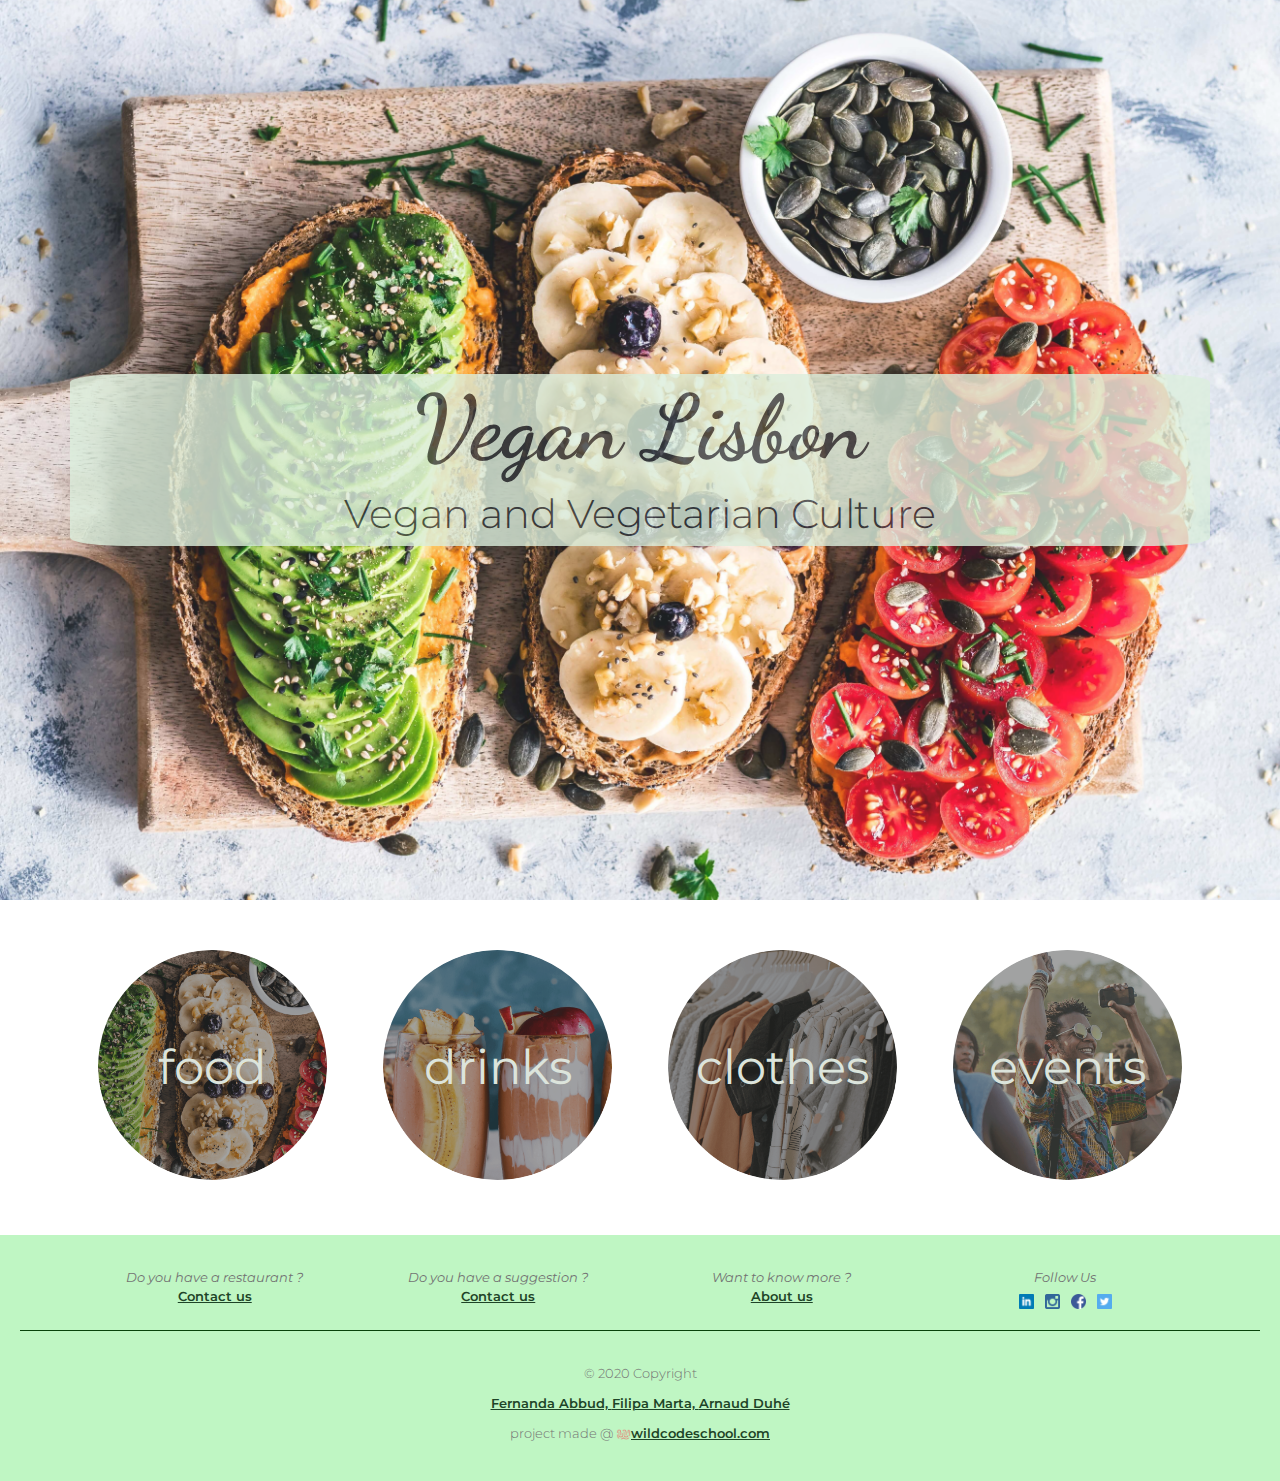
<file: index.html>
<!DOCTYPE html>
<html lang="en">
<head>
    <meta charset="UTF-8">
    <meta name="viewport" content="width=device-width, initial-scale=1.0">
    <meta name="description" content="Vegan Lisbon is the place for vegan and vegetarian culture in the portuguese capital.
    We provide the best spots in town for food, drinks and shopping. It’s a digital platform to gather this vegan & vegetarian lovers to be part of this community & culture. We will also show special events, so let’s make it short: 
    the perfect vegan & vegetarian Lisbon guide.">
    <meta name="keywords" content="vegan, vegetarian, veggie, lisbon, lisboa, LX, portugal, ">
    <meta name="author" content="Filipa Marta, Fernanda Abbud, Arnaud Duhé">
    <title>Vegan Lisbon</title>
    <!-- normalize css -->
    <link rel="stylesheet" href="normalize.css">
    <!-- fonts -->
    <link
        href="https://fonts.googleapis.com/css?family=Dancing+Script:400,500,600,700|Montserrat:100,200,300,400,500,600,700,800,900&display=swap"
        rel="stylesheet">
    <!-- bootstrap css -->
    <link rel="stylesheet" href="https://stackpath.bootstrapcdn.com/bootstrap/4.4.1/css/bootstrap.min.css"
        integrity="sha384-Vkoo8x4CGsO3+Hhxv8T/Q5PaXtkKtu6ug5TOeNV6gBiFeWPGFN9MuhOf23Q9Ifjh" crossorigin="anonymous">
    <!-- css own -->
    <link rel="stylesheet" href="style.css">
    <!-- script jquery -->
    <script src="https://ajax.googleapis.com/ajax/libs/jquery/3.4.1/jquery.min.js"></script>
    <!-- bootstrap script -->
    <script src="https://cdn.jsdelivr.net/npm/popper.js@1.16.0/dist/umd/popper.min.js"
        integrity="sha384-Q6E9RHvbIyZFJoft+2mJbHaEWldlvI9IOYy5n3zV9zzTtmI3UksdQRVvoxMfooAo"
        crossorigin="anonymous"></script>
    <script src="https://stackpath.bootstrapcdn.com/bootstrap/4.4.1/js/bootstrap.min.js"
        integrity="sha384-wfSDF2E50Y2D1uUdj0O3uMBJnjuUD4Ih7YwaYd1iqfktj0Uod8GCExl3Og8ifwB6"
        crossorigin="anonymous"></script>
    <!-- script own -->
    <script type="text/javascript" src="script.js"></script>
</head>

<body class="homepage text-center">

    <!-- header -->
    <header class="homepage-header">
        <div class="container h-100 ">
            <div class="row h-100 align-items-center">
              <div class="col-lg-12">
                    <h1>Vegan Lisbon</h1>
                    <h2>Vegan and Vegetarian Culture</h2>
                </div>
            </div>
        </div>
    </header>


    <!-- nav -->
    <nav class="homepage-nav">
        <div class="container">
            <div class="row">
                <div class="col-sm-6 col-lg-3 sticker">
                    <a href="food.html"  class="food">
                        <img src="img/food.png">
                        <span>food</span>
                        
                    </a>
                </div> 
                <div class="col-sm-6 col-lg-3 sticker">
                    <a href="food.html"  class="drinks">
                        <img src="img/drinks.png">
                        <span>drinks</span>
                    </a>
                </div>
                <div class="col-sm-6 col-lg-3 sticker">
                    <a href="food.html" class="clothes">
                        <img src="img/clothes.png">
                        <span>clothes</span>
                    </a>
                </div>
                <div class="col-sm-6 col-lg-3 sticker">
                    <a href="food.html" class="events">
                        <img src="img/events.png">
                        <span>events</span>
                    </a>                   
                </div>
            </div>
        </div>
    </nav>

    <!-- footer -->
    <footer>
        <div class="footer-container">
            <div class="container">
                <div class="row">
                    <div class="col-12 col-sm-6 col-lg-3">
                        <ul class="footer-contact-pro list-unstyled">
                                <li><span>Do you have a restaurant ?</span></li>
                                <li><a href="contact-restaurant.html" title="Go to the contact form">Contact us</a></li>
                        </ul>
                    </div>
                    <div class="col-12 col-sm-6 col-lg-3">
                        <ul class="footer-contact-user list-unstyled">
                                <li><span>Do you have a suggestion ?</span></li>
                                <li><a href="contact-customer.html" title="Go to the contact form">Contact us</a></li>
                        </ul>
                    </div> 
                    <div class="col-12 col-sm-6 col-lg-3">
                        <ul class="footer-about-us list-unstyled">
                            <li><span>Want to know more ?</span></li>
                            <li><a href="about.html" title="Our story">About us</a></li>
                        </ul>
                    </div>
                    <div class="col-12 col-sm-6 col-lg-3">   
                        <ul class="footer-follow-us  list-unstyled">
                            <li><span>Follow Us</span></li>
                            <li><ul class="footer-social-media-links mt-1 list-unstyled list-inline">
                                    <li class="list-inline-item"><a href="https://www.linkedin.com/" title="Find us on linkedin" target="_blank"><img src="img/iconfinder_square-linkedin_317725.png"></a></li>
                                    <li class="list-inline-item"><a href="https://www.instagram.com/" title="Find us on Instagram" target="_blank"><img src="img/iconfinder_instagram_317738.png"></a></li>
                                    <li class="list-inline-item"><a href="https://www.facebook.com/" title="Find us on Facebook" target="_blank"><img src="img/iconfinder_circle-facebook__317752.png"></a></li>
                                    <li class="list-inline-item"><a href="https://www.twitter.com/" title="Find us on Twitter" target="_blank"><img src="img/iconfinder_square-twitter_317723.png"></a></li>     
                                </ul>
                            </li>  
                        </ul>
                    </div> 
                </div>
            </div>
        </div>
        <hr>
        <div class="row">
            <div class="col-12">
             <ul class="footer-copyright list-unstyled">© 2020 Copyright
                 <li><a href="https://www.linkedin.com/in/fernandaabbud/" title="Find me on linkedin" target="_blank">Fernanda Abbud, </a>
                    <a href="https://www.linkedin.com/in/filipa-marta/" title="Find me on linkedin" target="_blank">Filipa Marta, </a> 
                    <a href="https://www.linkedin.com/in/arnaud-duh%C3%A9-05a00b41/" title="Find me on linkedin" target="_blank">Arnaud Duhé </a></li>
                 <li>project made @ <a href="https://www.wildcodeschool.com/fr-FR/campus/lisbonne" title="Visit Wild Code School" target="_blank"><img src="img/wcs.png">wildcodeschool.com</a></li>
                </ul>
            </div>
        </div>
    </footer>

</body>

</html>
</file>
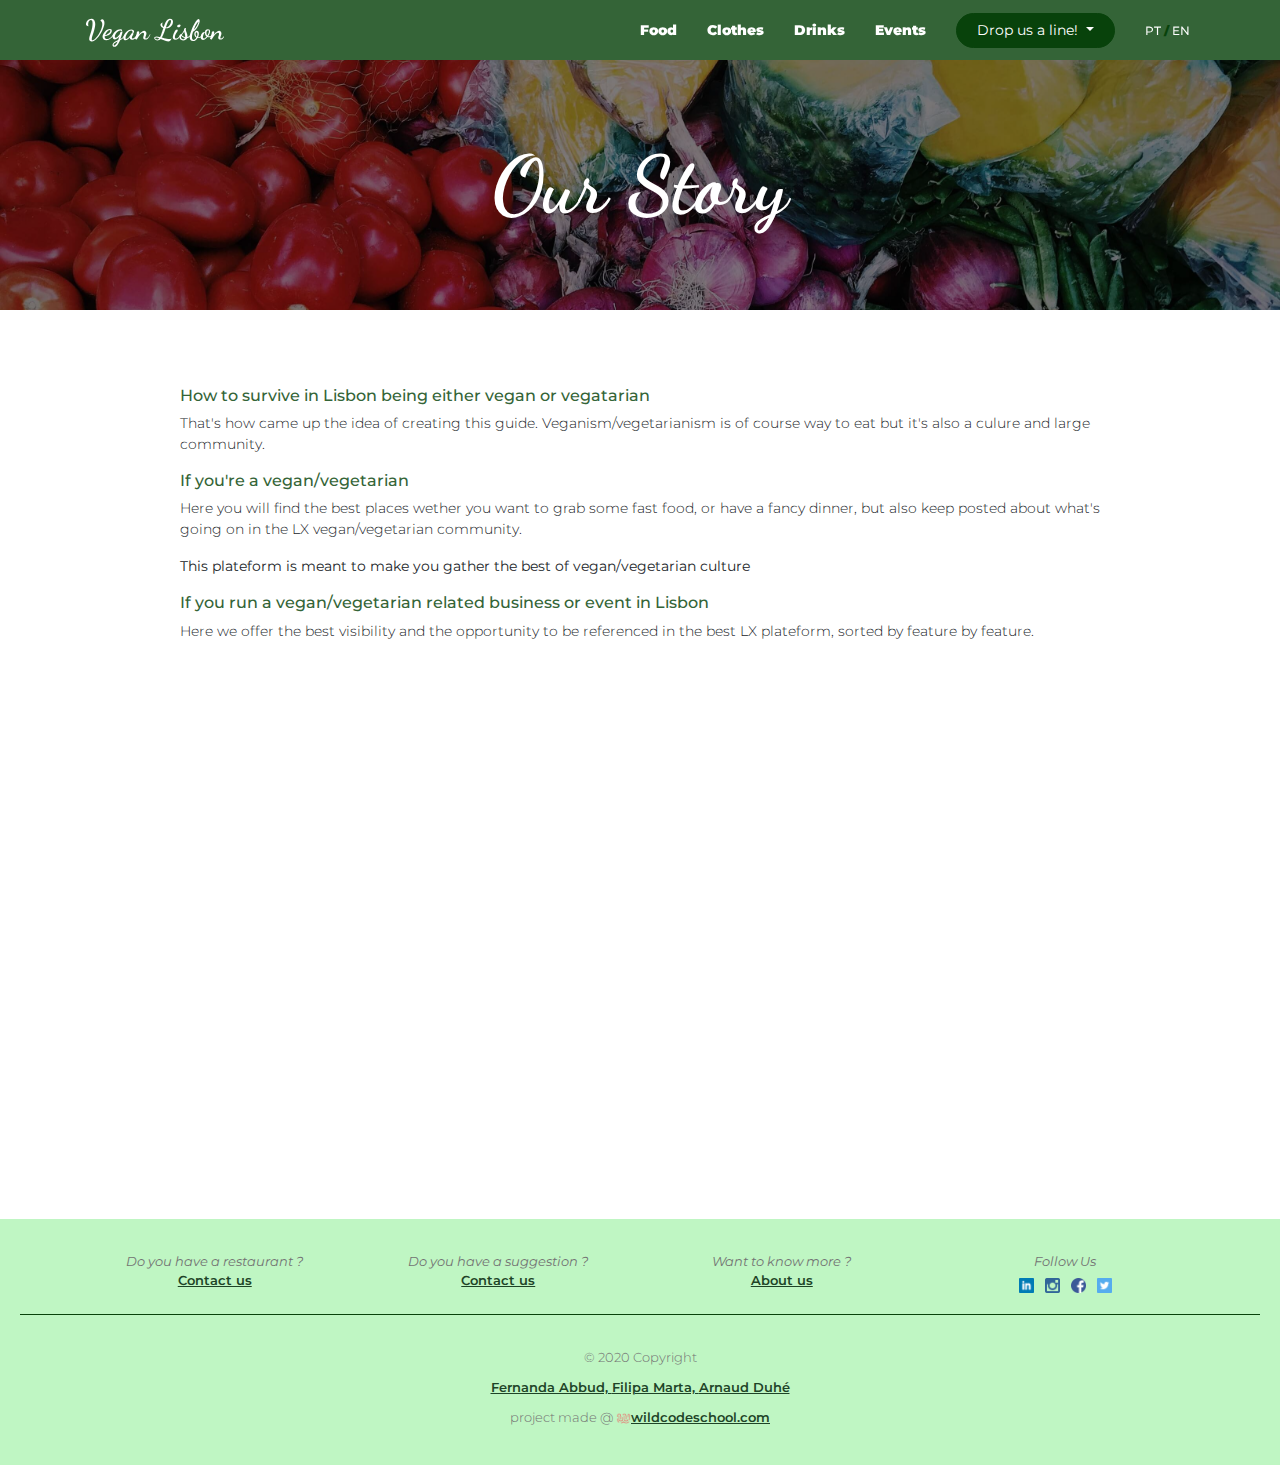
<file: about.html>
<!DOCTYPE html>
<html lang="en">

<head>
    <meta charset="UTF-8">
    <meta name="viewport" content="width=device-width, initial-scale=1.0">
    <meta name="description" content="Vegan Lisbon is the place for vegan and vegetarian culture in the portuguese capital.
    We provide the best spots in town for food, drinks and shopping. It’s a digital platform to gather this vegan & vegetarian lovers to be part of this community & culture. We will also show special events, so let’s make it short: 
    the perfect vegan & vegetarian Lisbon guide.">
    <meta name="keywords" content="vegan, vegetarian, veggie, lisbon, lisboa, LX, portugal">
    <meta name="author" content="Filipa Marta, Fernanda Abbud, Arnaud Duhé">
    <title>Vegan Lisbon</title>
    <!-- normalize css -->
    <link rel="stylesheet" href="normalize.css">
    <!-- fonts -->
    <link
        href="https://fonts.googleapis.com/css?family=Dancing+Script:400,500,600,700|Montserrat:100,200,300,400,500,600,700,800,900&display=swap"
        rel="stylesheet">
    <!-- bootstrap css -->
    <link rel="stylesheet" href="https://stackpath.bootstrapcdn.com/bootstrap/4.4.1/css/bootstrap.min.css"
        integrity="sha384-Vkoo8x4CGsO3+Hhxv8T/Q5PaXtkKtu6ug5TOeNV6gBiFeWPGFN9MuhOf23Q9Ifjh" crossorigin="anonymous">
    <!-- css own -->
    <link rel="stylesheet" href="style.css">
    <!-- script jquery -->
    <script src="https://ajax.googleapis.com/ajax/libs/jquery/3.4.1/jquery.min.js"></script>
    <!-- bootstrap script -->
    <script src="https://cdn.jsdelivr.net/npm/popper.js@1.16.0/dist/umd/popper.min.js"
        integrity="sha384-Q6E9RHvbIyZFJoft+2mJbHaEWldlvI9IOYy5n3zV9zzTtmI3UksdQRVvoxMfooAo"
        crossorigin="anonymous"></script>
    <script src="https://stackpath.bootstrapcdn.com/bootstrap/4.4.1/js/bootstrap.min.js"
        integrity="sha384-wfSDF2E50Y2D1uUdj0O3uMBJnjuUD4Ih7YwaYd1iqfktj0Uod8GCExl3Og8ifwB6"
        crossorigin="anonymous"></script>
    <!-- script own -->
    <script type="text/javascript" src="script.js"></script>
</head>


<body class="about-page">

    <!-- Menu Bar -->
<div class="menu-bar-wrapper">
    <div class="container">
        <div class="row">
            <div class="col">
                <nav class="menu-bar">
                    <a href="." class="logo">Vegan Lisbon</a>
                    <ul>
                    <li><a href="food.html">Food</a></li>
                        <li><a href="#">Clothes</a></li>
                        <li><a href="#">Drinks</a></li>
                        <li><a href="#">Events</a></li>
                        <li>
                            <div class="dropdown">
                                <button class="btn btn-secondary dropdown-toggle" type="button" data-toggle="dropdown"
                                aria-haspopup="true" aria-expanded="false">
                                Drop us a line!
                                </button>
                                <div class="dropdown-menu">
                                    <a class="dropdown-item" href="contact-restaurant.html">If you are a restaurant</a>
                                    <a class="dropdown-item" href="contact-customer.html">Other Suggestions</a>
                                </div>
                            </div>
                        </li>
                    <li class="lang"><a href="#">PT</a> <span>/</span> <a href="#">EN</a></li>
                    </ul>
                </nav>
            </div>
         </div>
    </div>
</div>

    <!-- header -->
    <header class="interior-page-title">
        <div class="img-background"></div>
        <h1>Our Story</h1>
    </header>

    <div class="container">
        <div class="about-content-text">
            <div class="row">
                <div class="col-10">                
                    <p class="our-story">
                    <h6>How to survive in Lisbon being either vegan or vegatarian</h6> That's how came up the idea of creating this guide. 
                    Veganism/vegetarianism is of course way to eat but it's also a culure and large community.</p>
                <p class="our-story"> 
                    <h6>If you're a vegan/vegetarian</h6> Here you will find the best places wether you want to grab some fast food, or have a fancy dinner, but also keep posted about what's going on in the LX vegan/vegetarian community.</p> 
                    <span>This plateform is meant to make you gather the best of vegan/vegetarian culture</span>
                <p class="our-story">     
                    <h6>If you run a vegan/vegetarian related business or event in Lisbon</h6> Here we offer the best visibility and the opportunity to be referenced in the best LX plateform, sorted by feature by feature.
                </p>
                </div>
            </div>
        </div>
    </div>
    <div class="container">
        <div class="about-content-video">
            <div class="row">
                <div class="col-6">
                    <iframe width=100% height="315" src="https://www.youtube.com/embed/XZGHFX0S_mg" frameborder="0" allow="accelerometer; autoplay; encrypted-media; gyroscope; picture-in-picture" allowfullscreen></iframe>
                </div>
             </div>
        </div>
    </div>
                
    <!-- footer -->
    <footer>
        <div class="footer-container">
            <div class="container">
                <div class="row">
                    <div class="col-12 col-sm-6 col-lg-3">
                        <ul class="footer-contact-pro list-unstyled">
                                <li><span>Do you have a restaurant ?</span></li>
                                <li><a href="contact-restaurant.html" title="Go to the contact form">Contact us</a></li>
                        </ul>
                    </div>
                    <div class="col-12 col-sm-6 col-lg-3">
                        <ul class="footer-contact-user list-unstyled">
                                <li><span>Do you have a suggestion ?</span></li>
                                <li><a href="contact-customer.html" title="Go to the contact form">Contact us</a></li>
                        </ul>
                    </div> 
                    <div class="col-12 col-sm-6 col-lg-3">
                        <ul class="footer-about-us list-unstyled">
                            <li><span>Want to know more ?</span></li>
                            <li><a href="about.html" title="Our story">About us</a></li>
                        </ul>
                    </div>
                    <div class="col-12 col-sm-6 col-lg-3">   
                        <ul class="footer-follow-us  list-unstyled">
                            <li><span>Follow Us</span></li>
                            <li><ul class="footer-social-media-links mt-1 list-unstyled list-inline">
                                    <li class="list-inline-item"><a href="https://www.linkedin.com/" title="Find us on linkedin" target="_blank"><img src="img/iconfinder_square-linkedin_317725.png"></a></li>
                                    <li class="list-inline-item"><a href="https://www.instagram.com/" title="Find us on Instagram" target="_blank"><img src="img/iconfinder_instagram_317738.png"></a></li>
                                    <li class="list-inline-item"><a href="https://www.facebook.com/" title="Find us on Facebook" target="_blank"><img src="img/iconfinder_circle-facebook__317752.png"></a></li>
                                    <li class="list-inline-item"><a href="https://www.twitter.com/" title="Find us on Twitter" target="_blank"><img src="img/iconfinder_square-twitter_317723.png"></a></li>     
                                </ul>
                            </li>  
                        </ul>
                    </div> 
                </div>
            </div>
        </div>
        <hr>
        <div class="row">
            <div class="col-12">
             <ul class="footer-copyright list-unstyled">© 2020 Copyright
                 <li><a href="https://www.linkedin.com/in/fernandaabbud/" title="Find me on linkedin" target="_blank">Fernanda Abbud, </a>
                    <a href="https://www.linkedin.com/in/filipa-marta/" title="Find me on linkedin" target="_blank">Filipa Marta, </a> 
                    <a href="https://www.linkedin.com/in/arnaud-duh%C3%A9-05a00b41/" title="Find me on linkedin" target="_blank">Arnaud Duhé </a></li>
                 <li>project made @ <a href="https://www.wildcodeschool.com/fr-FR/campus/lisbonne" title="Visit Wild Code School" target="_blank"><img src="img/wcs.png">wildcodeschool.com</a></li>
                </ul>
            </div>
        </div>
    </footer>
</body>

</html>
</file>
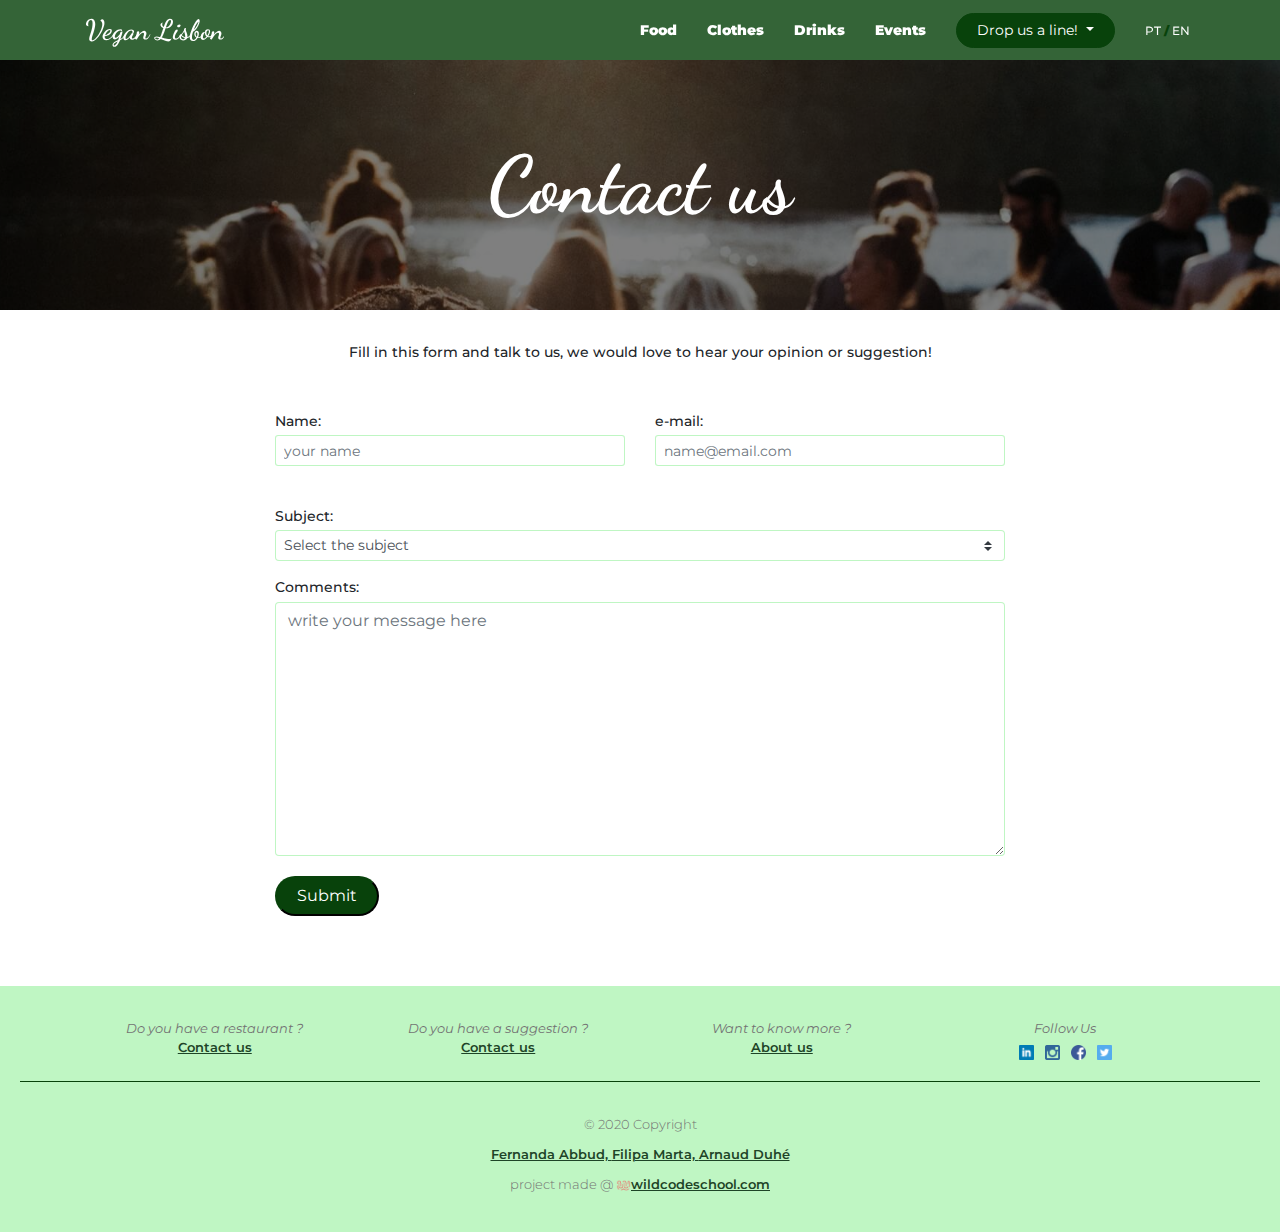
<file: contact-customer.html>
<!DOCTYPE html>
<html lang="en">

<head>
  <meta charset="UTF-8">
  <meta name="viewport" content="width=device-width, initial-scale=1.0">
  <meta name="description" content="Vegan Lisbon is the place for vegan and vegetarian culture in the portuguese capital.
    We provide the best spots in town for food, drinks and shopping. It’s a digital platform to gather this vegan & vegetarian lovers to be part of this community & culture. We will also show special events, so let’s make it short: 
    the perfect vegan & vegetarian Lisbon guide.">
  <meta name="keywords" content="vegan, vegetarian, veggie, lisbon, lisboa, LX, portugal">
  <meta name="author" content="Filipa Marta, Fernanda Abbud, Arnaud Duhé">
  <title>Contact us - Vegan Lisbon</title>
  <!-- normalize css -->
  <link rel="stylesheet" href="normalize.css">
  <!-- fonts -->
  <link
    href="https://fonts.googleapis.com/css?family=Dancing+Script:400,500,600,700|Montserrat:100,200,300,400,500,600,700,800,900&display=swap"
    rel="stylesheet">
  <!-- bootstrap css -->
  <link rel="stylesheet" href="https://stackpath.bootstrapcdn.com/bootstrap/4.4.1/css/bootstrap.min.css"
    integrity="sha384-Vkoo8x4CGsO3+Hhxv8T/Q5PaXtkKtu6ug5TOeNV6gBiFeWPGFN9MuhOf23Q9Ifjh" crossorigin="anonymous">
  <!-- css own -->
  <link rel="stylesheet" href="style.css">
  <!-- script jquery -->
  <script src="https://ajax.googleapis.com/ajax/libs/jquery/3.4.1/jquery.min.js"></script>
  <!-- bootstrap script -->
  <script src="https://cdn.jsdelivr.net/npm/popper.js@1.16.0/dist/umd/popper.min.js"
    integrity="sha384-Q6E9RHvbIyZFJoft+2mJbHaEWldlvI9IOYy5n3zV9zzTtmI3UksdQRVvoxMfooAo"
    crossorigin="anonymous"></script>
  <script src="https://stackpath.bootstrapcdn.com/bootstrap/4.4.1/js/bootstrap.min.js"
    integrity="sha384-wfSDF2E50Y2D1uUdj0O3uMBJnjuUD4Ih7YwaYd1iqfktj0Uod8GCExl3Og8ifwB6"
    crossorigin="anonymous"></script>
  <!-- script own -->
  <script type="text/javascript" src="script.js"></script>
</head>

<body class="contact-customers-category">
  <!-- Menu Bar -->
  <div class="menu-bar-wrapper">
    <div class="container">
      <div class="row">
        <div class="col">
          <nav class="menu-bar">
            <a href="." class="logo">Vegan Lisbon</a>
            <ul>
              <li><a href="food.html">Food</a></li>
              <li><a href="#">Clothes</a></li>
              <li><a href="#">Drinks</a></li>
              <li><a href="#">Events</a></li>
              <li>
                <div class="dropdown">
                  <button class="btn btn-secondary dropdown-toggle" type="button" data-toggle="dropdown"
                    aria-haspopup="true" aria-expanded="false">
                    Drop us a line!
                  </button>
                  <div class="dropdown-menu">
                    <a class="dropdown-item" href="contact-restaurant.html">If you are a restaurant</a>
                    <a class="dropdown-item" href="contact-customer.html">Other Suggestions</a>
                  </div>
                </div>
              </li>
              <li class="lang"><a href="#">PT</a> <span>/</span> <a href="#">EN</a></li>
            </ul>
          </nav>
        </div>
      </div>
    </div>
  </div>

  <header class="interior-page-title">
    <div class="img-background"></div>
    <h1>Contact us</h1>
  </header>
  <form id="contactForms">
    <div class="container">
      <div class="row">
        <div class="col-lg-2"></div>
        <div id="textBelowH1Div" class="col-lg-8">
          <p class="text-center">Fill in this form and talk to us, we would love to hear your opinion or suggestion!</p>
        </div>
        <div class="col-lg-2"></div>
      </div>
      <!-- ####### NAME, E-MAIL ####### -->
      <div class="row nameEmailCustDiv">
        <div class="col-lg-2"></div>
        <div class="col-lg-4 col-md-6 nameDiv">
          <label class="labelsForm" for="name">Name: </label>
          <input type="text" name='name' id='name' placeholder="your name"
            class="form-control form-control-sm inputContact">
        </div>
        <div class="col-lg-4 col-md-6 emailDiv">
          <label class="labelsForm" for="email">e-mail: </label>
          <input type="email" name="email" id="email" placeholder="name@email.com"
            class="form-control form-control-sm inputContact">
        </div>
        <div class="col-lg-2"></div>
      </div>
      <!-- ####### SUBJECT AND COMMENTS ####### -->
      <div class="row">
        <div class="col-lg-2"></div>
        <div class="col-lg-8">
          <p class="labelsForm">Subject:</p>
        </div>
        <div class="col-lg-2"></div>
      </div>
      <div class="row subjectOptionsDiv">
        <div class="col-lg-2"></div>
        <div class="col-lg-8">
          <select class="custom-select custom-select-sm selectContact">
            <option value="selectSubject" selected disabled>Select the subject</option>
            <option value="suggestion">Suggest a vegan/vegetarian place</option>
            <option value="feedback">Feedback on our suggested places</option>
            <option value="other1">Report an issue on the site</option>
            <option value="other">Other</option>
          </select>
        </div>
        <div class="col-lg-2"></div>
      </div>
      <div class="row">
        <div class="col-lg-2"></div>
        <div class="col-lg-8">
          <label class="labelsForm" for="comments">Comments:</label>
        </div>
        <div class="col-lg-2"></div>
        <div class="col-lg-2"></div>
        <div class="col-lg-8">
          <textarea id="comments" class="form-control" rows="10" cols="70"
            placeholder="write your message here"></textarea>
        </div>
        <div class="col-lg-2"></div>
      </div>
      <div class="row buttonContactPages">
        <div class="col-lg-2"></div>
        <div class="col-lg-10">
          <button class="generalButton">Submit</button>
        </div>
      </div>
    </div>
  </form>

    <!-- footer -->
    <footer>
      <div class="footer-container">
          <div class="container">
              <div class="row">
                  <div class="col-12 col-sm-6 col-lg-3">
                      <ul class="footer-contact-pro list-unstyled">
                              <li><span>Do you have a restaurant ?</span></li>
                              <li><a href="contact-restaurant.html" title="Go to the contact form">Contact us</a></li>
                      </ul>
                  </div>
                  <div class="col-12 col-sm-6 col-lg-3">
                      <ul class="footer-contact-user list-unstyled">
                              <li><span>Do you have a suggestion ?</span></li>
                              <li><a href="contact-customer.html" title="Go to the contact form">Contact us</a></li>
                      </ul>
                  </div> 
                  <div class="col-12 col-sm-6 col-lg-3">
                      <ul class="footer-about-us list-unstyled">
                          <li><span>Want to know more ?</span></li>
                          <li><a href="about.html" title="Our story">About us</a></li>
                      </ul>
                  </div>
                  <div class="col-12 col-sm-6 col-lg-3">   
                      <ul class="footer-follow-us  list-unstyled">
                          <li><span>Follow Us</span></li>
                          <li><ul class="footer-social-media-links mt-1 list-unstyled list-inline">
                                  <li class="list-inline-item"><a href="https://www.linkedin.com/" title="Find us on linkedin" target="_blank"><img src="img/iconfinder_square-linkedin_317725.png"></a></li>
                                  <li class="list-inline-item"><a href="https://www.instagram.com/" title="Find us on Instagram" target="_blank"><img src="img/iconfinder_instagram_317738.png"></a></li>
                                  <li class="list-inline-item"><a href="https://www.facebook.com/" title="Find us on Facebook" target="_blank"><img src="img/iconfinder_circle-facebook__317752.png"></a></li>
                                  <li class="list-inline-item"><a href="https://www.twitter.com/" title="Find us on Twitter" target="_blank"><img src="img/iconfinder_square-twitter_317723.png"></a></li>     
                              </ul>
                          </li>  
                      </ul>
                  </div> 
              </div>
          </div>
      </div>
      <hr>
      <div class="row">
          <div class="col-12">
           <ul class="footer-copyright list-unstyled">© 2020 Copyright
               <li><a href="https://www.linkedin.com/in/fernandaabbud/" title="Find me on linkedin" target="_blank">Fernanda Abbud, </a>
                  <a href="https://www.linkedin.com/in/filipa-marta/" title="Find me on linkedin" target="_blank">Filipa Marta, </a> 
                  <a href="https://www.linkedin.com/in/arnaud-duh%C3%A9-05a00b41/" title="Find me on linkedin" target="_blank">Arnaud Duhé </a></li>
               <li>project made @ <a href="https://www.wildcodeschool.com/fr-FR/campus/lisbonne" title="Visit Wild Code School" target="_blank"><img src="img/wcs.png">wildcodeschool.com</a></li>
              </ul>
          </div>
      </div>
  </footer>
</body>

</html>
</file>
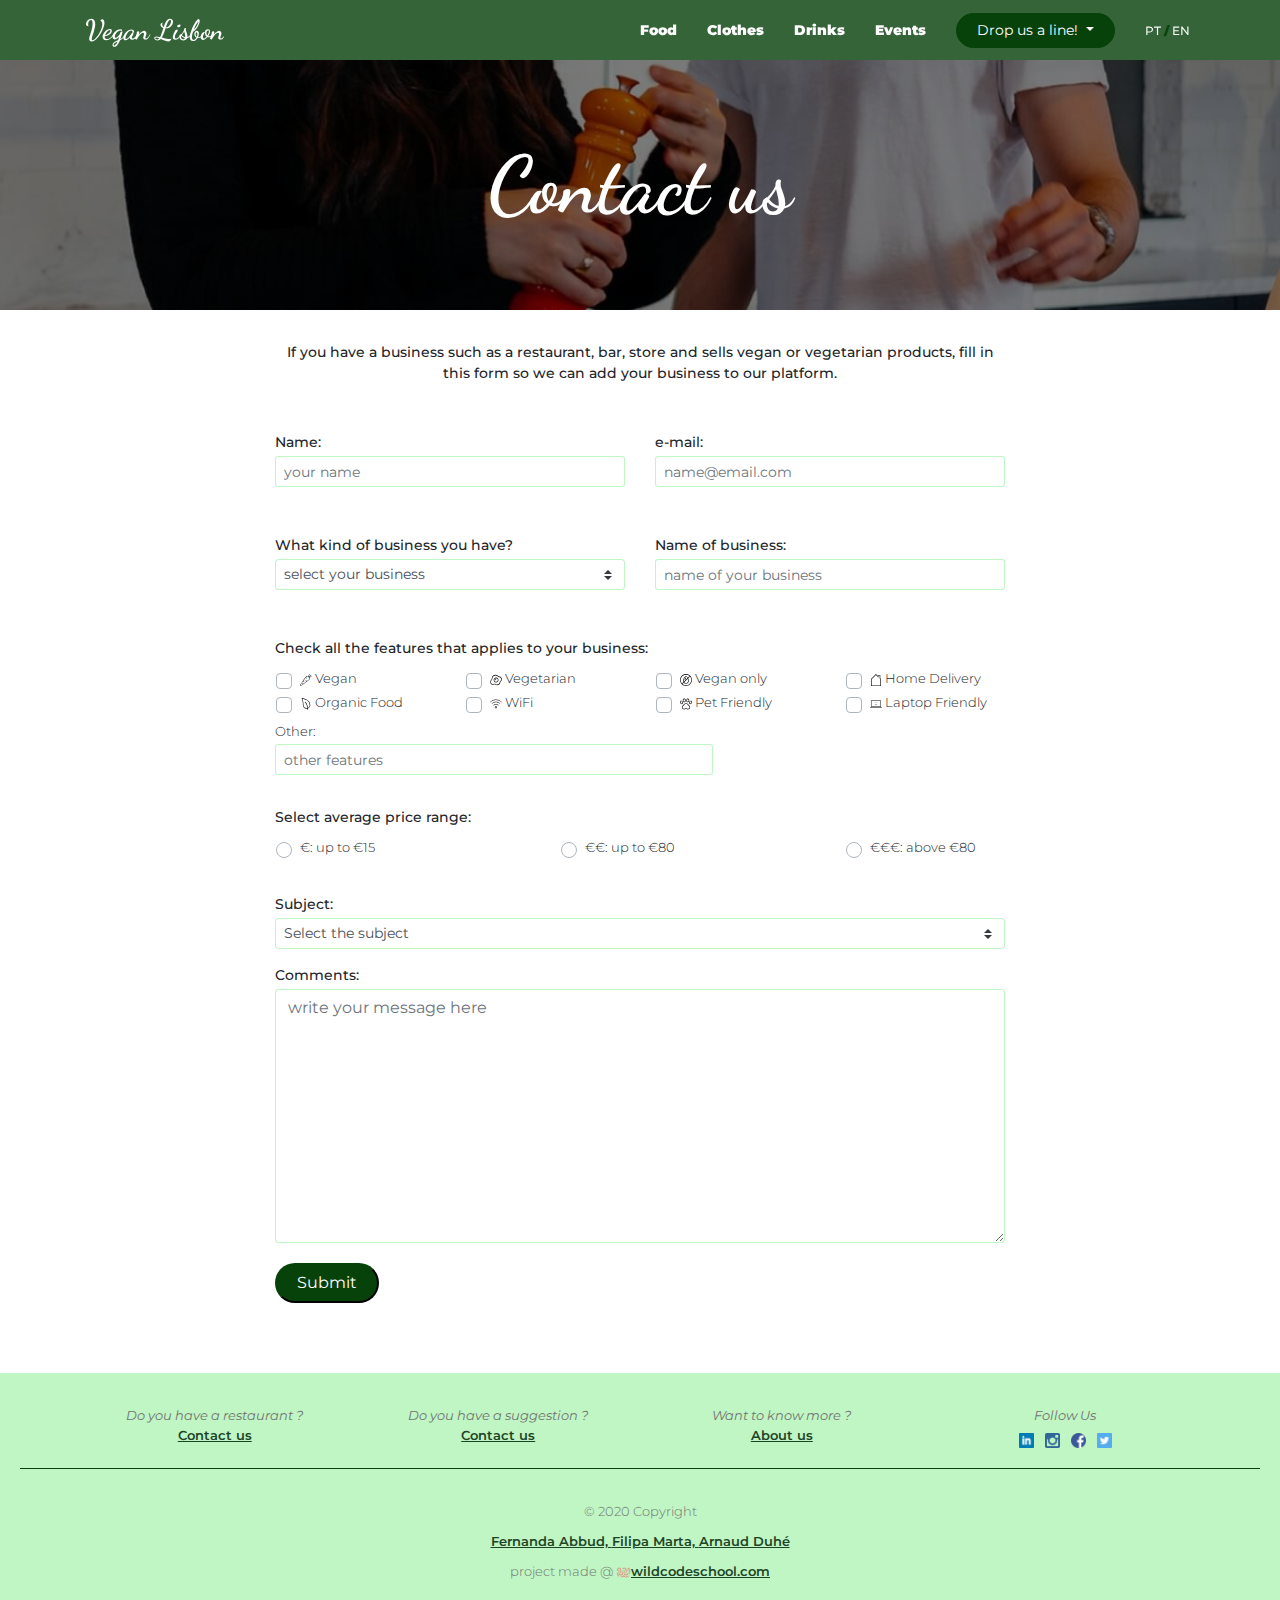
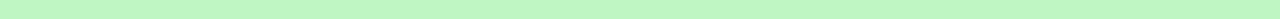
<file: contact-restaurant.html>
<!DOCTYPE html>
<html lang="en">
<head>
    <meta charset="UTF-8">
    <meta name="viewport" content="width=device-width, initial-scale=1.0">
    <meta name="description" content="Vegan Lisbon is the place for vegan and vegetarian culture in the portuguese capital.
    We provide the best spots in town for food, drinks and shopping. It’s a digital platform to gather this vegan & vegetarian lovers to be part of this community & culture. We will also show special events, so let’s make it short: 
    the perfect vegan & vegetarian Lisbon guide.">
    <meta name="keywords" content="vegan, vegetarian, veggie, lisbon, lisboa, LX, portugal, ">
    <meta name="author" content="Filipa Marta, Fernanda Abbud, Arnaud Duhé">
    <title>Contact us - Vegan Lisbon</title>
    <!-- normalize css -->
    <link rel="stylesheet" href="normalize.css">
    <!-- fonts -->
    <link
        href="https://fonts.googleapis.com/css?family=Dancing+Script:400,500,600,700|Montserrat:100,200,300,400,500,600,700,800,900&display=swap"
        rel="stylesheet">
    <!-- bootstrap css -->
    <link rel="stylesheet" href="https://stackpath.bootstrapcdn.com/bootstrap/4.4.1/css/bootstrap.min.css"
        integrity="sha384-Vkoo8x4CGsO3+Hhxv8T/Q5PaXtkKtu6ug5TOeNV6gBiFeWPGFN9MuhOf23Q9Ifjh" crossorigin="anonymous">
    <!-- css own -->
    <link rel="stylesheet" href="style.css">
</head>
<body class="contact-restaurants-category">
  <!-- Menu Bar -->
  <div class="menu-bar-wrapper">
    <div class="container">
      <div class="row">
        <div class="col">
          <nav class="menu-bar">
            <a href="." class="logo">Vegan Lisbon</a>
            <ul>
              <li><a href="food.html">Food</a></li>
              <li><a href="#">Clothes</a></li>
              <li><a href="#">Drinks</a></li>
              <li><a href="#">Events</a></li>
              <li>
                <div class="dropdown">
                  <button class="btn btn-secondary dropdown-toggle" type="button" data-toggle="dropdown"
                    aria-haspopup="true" aria-expanded="false">
                    Drop us a line!
                  </button>
                  <div class="dropdown-menu">
                    <a class="dropdown-item" href="contact-restaurant.html">If you are a restaurant</a>
                    <a class="dropdown-item" href="contact-customer.html">Other Suggestions</a>
                  </div>
                </div>
              </li>
              <li class="lang"><a href="#">PT</a> <span>/</span> <a href="#">EN</a></li>
            </ul>
          </nav>
        </div>
      </div>
    </div>
  </div>

  <header class="interior-page-title">
    <div class="img-background"></div>
    <h1>Contact us</h1>
  </header>
  <form id="contactForms">
    <div class="container">
      <div class="row">
        <div class="col-lg-2"></div>
        <div id="textBelowH1Div" class="col-lg-8">
          <p class="text-center">If you have a business such as a restaurant, bar, store and sells vegan or vegetarian products, fill in this form so we can add your business to our platform.</p>
        </div>
        <div class="col-lg-2"></div>
      </div>
      <!-- ####### NAME, E-MAIL ####### -->
      <div class="row nameEmailDiv">
        <div class="col-lg-2"></div>
        <div class="col-lg-4 col-md-6 nameDiv">
          <label class="labelsForm" for="name">Name: </label>
          <input type="text" name='name' id='name' placeholder="your name" class="form-control form-control-sm inputContact">
        </div>
        <div class="col-lg-4 col-md-6 emailDiv">
          <label class="labelsForm" for="email">e-mail: </label>
          <input type="email" name="email" id="email" placeholder="name@email.com" class="form-control form-control-sm inputContact">
        </div>
        <div class="col-lg-2"></div>
      </div>
      <!-- ####### KIND OF BUSINESS AND NAME OF BUSINESS ####### -->
      <div class="row businessDiv">
        <div class="col-lg-2"></div>
        <div class="col-lg-4 col-md-6 kindOfBusinessDiv">
          <label class="labelsForm" for="kindOfBusiness">What kind of business you have?</label>
          <select id="kindOfBusiness" class="custom-select custom-select-sm selectContact">
            <option value="select" selected disabled>select your business</option>
            <option value="Restaurant">Restaurant</option>
            <option value="Bar">Bar</option>
            <option value="Store">Store</option>
            <option value="Event">Event Production</option>
            <option value="Business">Other</option>
          </select>
        </div>
        <div class="col-lg-4 col-md-6 nameBusinessDiv">
          <label class="labelsForm" id="nameBusiness" for="business"> Name of business: </label>
          <input type="text" name="business" id="business" placeholder="name of your business" class="form-control form-control-sm inputContact">
        </div>
        <div class="col-lg-2"></div>
      </div>
      <!-- ####### FEATURES ####### -->
      <div class="row checkAllFeaturesPDiv">
        <div class="col-lg-2"></div>
        <div class="col-lg-10">
          <p id="checkAllFeatures">Check all the features that applies to your business:</p>
        </div>
      </div>
      <div class="row checkboxDiv1">
        <div class="col-lg-2"></div>
        <div class="custom-control custom-checkbox col-lg-2 checkboxContact">
          <input type="checkbox" name="vegan" id="vegan" class="custom-control-input inputContact">
          <label for="vegan" class="custom-control-label"><span><img src="img/carrot.svg" alt="vegan food" /></span> Vegan</label>
        </div>
        <div class="custom-control custom-checkbox col-lg-2 checkboxContact">
          <input type="checkbox" name="vegetarian" id="vegetarian" class="custom-control-input inputContact">
          <label for="vegetarian" class="custom-control-label"><span><img src="img/egg.svg" alt="vegetarian food" /></span> Vegetarian</label>
        </div>
        <div class="custom-control custom-checkbox col-lg-2 checkboxContact">
          <input type="checkbox" name="veganOnly" id="veganOnly" class="custom-control-input inputContact">
          <label for="veganOnly" class="custom-control-label"><span><img src="img/no-egg-2.svg" alt="vegan-only food" /></span> Vegan only</label>
        </div>
        <div class="custom-control custom-checkbox col-lg-3 checkboxContact">
          <input type="checkbox" name="delivery" id="delivery" class="custom-control-input inputContact">
          <label for="delivery" class="custom-control-label"><span><img src="img/delivery.svg" alt="Home delivery" /></span> Home Delivery</label>
        </div>
        <div class="col-lg-1"></div>
      </div>
      <div class="row checkboxDiv2">
        <div class="col-lg-2"></div>
        <div class="custom-control custom-checkbox col-lg-2 checkboxContact">
          <input type="checkbox" name="organic" id="organic" class="custom-control-input inputContact">
          <label for="organic" class="custom-control-label"><span><img src="img/bio.svg" alt="Organic food" /></span> Organic Food</label>
        </div>
        <div class="custom-control custom-checkbox col-lg-2 checkboxContact">
          <input type="checkbox" name="wifi" id="wifi" class="custom-control-input inputContact">
          <label for="wifi" class="custom-control-label"><span><img src="img/wifi.svg" alt="place with wifi" /></span> WiFi</label>
        </div>
        <div class="custom-control custom-checkbox col-lg-2 checkboxContact">
          <input type="checkbox" name="petFriendly" id="petFriendly" class="custom-control-input inputContact">
          <label for="petFriendly" class="custom-control-label"><span><img src="img/pet.svg" alt="pet friendly" /></span> Pet Friendly</label>
        </div>
        <div class="custom-control custom-checkbox col-lg-3 checkboxContact">
          <input type="checkbox" name="laptopFriendly" id="laptopFriendly" class="custom-control-input inputContact">
          <label for="laptopFriendly" class="custom-control-label"><span><img src="img/laptop-friendly.svg" alt="laptop friendly" /></span> Laptop Friendly</label>
        </div>
        <div class="col-lg-1"></div>
      </div>
      <div class="row otherDiv">
        <div class="col-lg-2"></div>
        <div class="col-lg-8" id="otherFeatures">    
          <label class="other" for="other">Other: </label>
          <input type="text" name="other" id="other" class="form-control form-control-sm inputContact" placeholder="other features">
        </div>
        <div class="col-lg-2"></div>
      </div>
      <!-- ####### SELECT AVERAGE PRICE ####### -->
      <div class="row">
        <div class="col-lg-2"></div>
        <div class="col-lg-8">
          <p class="labelsForm" id="selectAverage">Select average price range:</p>
        </div>
        <div class="col-lg-2"></div>
      </div>
      <div class="row radioDiv">
        <div class="col-lg-2"></div>
        <div class="col-lg-3 custom-control custom-radio radioContact">
          <input type="radio" name="priceRange" id="level1" class="custom-control-input inputContact">
          <label class="custom-control-label" for="level1">€: up to €15</label>
        </div>
        <div class="col-lg-3 custom-control custom-radio radioContact">
          <input type="radio" name="priceRange" id="level2" class="custom-control-input inputContact">
          <label class="custom-control-label" for="level2">€€: up to €80</label>
        </div>
        <div class="col-lg-4 custom-control custom-radio radioContact">
          <input type="radio" name="priceRange" id="level3" class="custom-control-input inputContact">
          <label class="custom-control-label" for="level3">€€€: above €80</label>
        </div>
        <div class="col-lg-2"></div>
      </div>
      <!-- ####### SUBJECT AND COMMENTS ####### -->
      <div class="row">
        <div class="col-lg-2"></div>
        <div class="col-lg-8">
          <p class="labelsForm">Subject:</p>
        </div>
        <div class="col-lg-2"></div>
      </div>
      <div class="row subjectOptionsDiv">
        <div class="col-lg-2"></div>
        <div class="col-lg-8">
          <select class="custom-select custom-select-sm selectContact">
            <option value="selectSubject" selected disabled>Select the subject</option>
            <option value="add">Add business to Vegan Lisbon</option>
            <option value="update">Update information of your business</option>
            <option value="other">Other</option>
          </select>
        </div>
        <div class="col-lg-2"></div>
      </div>
      <div class="row">
        <div class="col-lg-2"></div>
        <div class="col-lg-8">
          <label class="labelsForm" for="comments">Comments:</label>
        </div>
        <div class="col-lg-2"></div>
        <div class="col-lg-2"></div>
        <div class="col-lg-8">
          <textarea id="comments" class="form-control" rows="10" cols="70" placeholder="write your message here"></textarea>
        </div>
        <div class="col-lg-2"></div>
      </div>
      <!-- ####### SUBMIT BUTTON ####### -->
      <div class="row buttonContactPages">
        <div class="col-lg-2"></div>
        <div class="col-lg-10">
          <button class="generalButton">Submit</button>
        </div>
      </div>
    </div>
  </form>

    <!-- footer -->
    <footer>
      <div class="footer-container">
          <div class="container">
              <div class="row">
                  <div class="col-12 col-sm-6 col-lg-3">
                      <ul class="footer-contact-pro list-unstyled">
                              <li><span>Do you have a restaurant ?</span></li>
                              <li><a href="contact-restaurant.html" title="Go to the contact form">Contact us</a></li>
                      </ul>
                  </div>
                  <div class="col-12 col-sm-6 col-lg-3">
                      <ul class="footer-contact-user list-unstyled">
                              <li><span>Do you have a suggestion ?</span></li>
                              <li><a href="contact-customer.html" title="Go to the contact form">Contact us</a></li>
                      </ul>
                  </div> 
                  <div class="col-12 col-sm-6 col-lg-3">
                      <ul class="footer-about-us list-unstyled">
                          <li><span>Want to know more ?</span></li>
                          <li><a href="about.html" title="Our story">About us</a></li>
                      </ul>
                  </div>
                  <div class="col-12 col-sm-6 col-lg-3">   
                      <ul class="footer-follow-us  list-unstyled">
                          <li><span>Follow Us</span></li>
                          <li><ul class="footer-social-media-links mt-1 list-unstyled list-inline">
                                  <li class="list-inline-item"><a href="https://www.linkedin.com/" title="Find us on linkedin" target="_blank"><img src="img/iconfinder_square-linkedin_317725.png"></a></li>
                                  <li class="list-inline-item"><a href="https://www.instagram.com/" title="Find us on Instagram" target="_blank"><img src="img/iconfinder_instagram_317738.png"></a></li>
                                  <li class="list-inline-item"><a href="https://www.facebook.com/" title="Find us on Facebook" target="_blank"><img src="img/iconfinder_circle-facebook__317752.png"></a></li>
                                  <li class="list-inline-item"><a href="https://www.twitter.com/" title="Find us on Twitter" target="_blank"><img src="img/iconfinder_square-twitter_317723.png"></a></li>     
                              </ul>
                          </li>  
                      </ul>
                  </div> 
              </div>
          </div>
      </div>
      <hr>
      <div class="row">
          <div class="col-12">
           <ul class="footer-copyright list-unstyled">© 2020 Copyright
               <li><a href="https://www.linkedin.com/in/fernandaabbud/" title="Find me on linkedin" target="_blank">Fernanda Abbud, </a>
                  <a href="https://www.linkedin.com/in/filipa-marta/" title="Find me on linkedin" target="_blank">Filipa Marta, </a> 
                  <a href="https://www.linkedin.com/in/arnaud-duh%C3%A9-05a00b41/" title="Find me on linkedin" target="_blank">Arnaud Duhé </a></li>
               <li>project made @ <a href="https://www.wildcodeschool.com/fr-FR/campus/lisbonne" title="Visit Wild Code School" target="_blank"><img src="img/wcs.png">wildcodeschool.com</a></li>
              </ul>
          </div>
      </div>
  </footer>

    <!-- script jquery -->
    <script src="https://ajax.googleapis.com/ajax/libs/jquery/3.4.1/jquery.min.js"></script>
    <!-- bootstrap script -->
    <script src="https://cdn.jsdelivr.net/npm/popper.js@1.16.0/dist/umd/popper.min.js" integrity="sha384-Q6E9RHvbIyZFJoft+2mJbHaEWldlvI9IOYy5n3zV9zzTtmI3UksdQRVvoxMfooAo" crossorigin="anonymous"></script>
    <script src="https://stackpath.bootstrapcdn.com/bootstrap/4.4.1/js/bootstrap.min.js" integrity="sha384-wfSDF2E50Y2D1uUdj0O3uMBJnjuUD4Ih7YwaYd1iqfktj0Uod8GCExl3Og8ifwB6" crossorigin="anonymous"></script>
    <!-- script own -->
    <script type="text/javascript" src="script.js"></script>
</body>
</html>
</file>
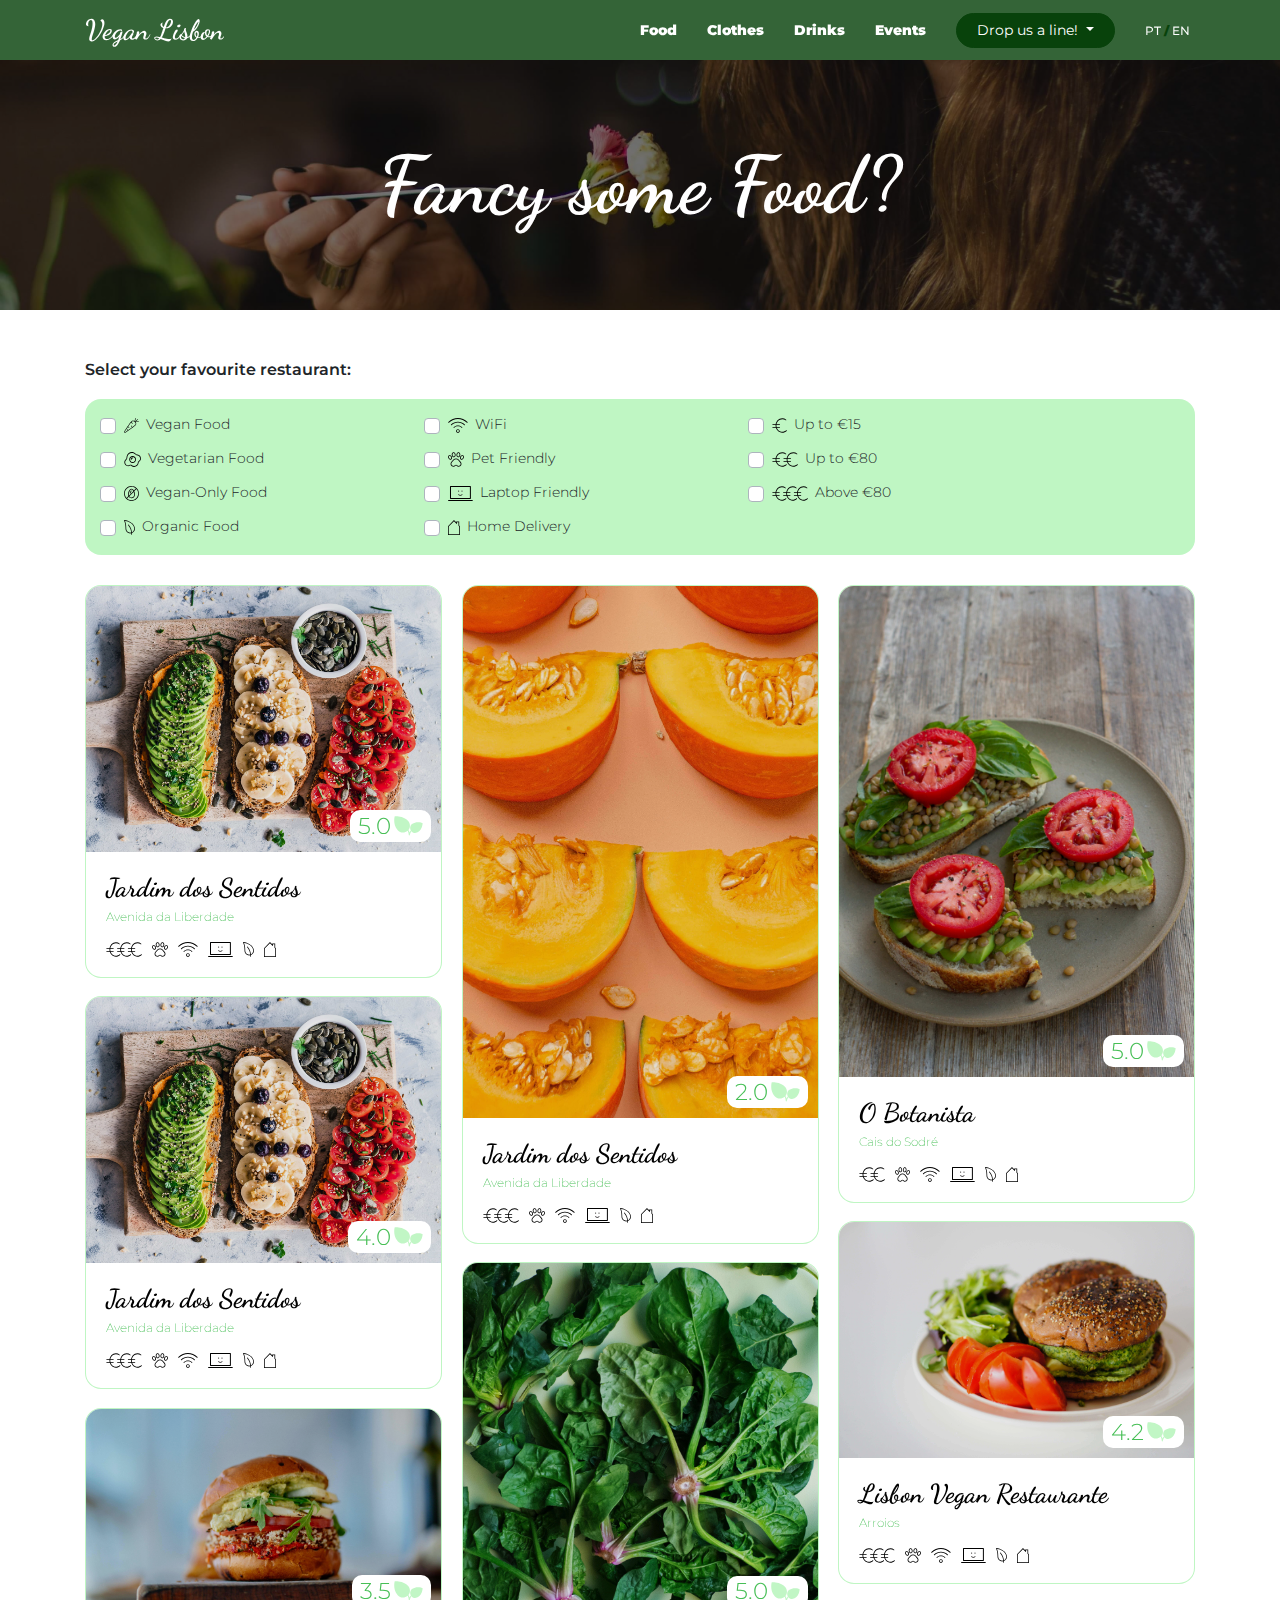
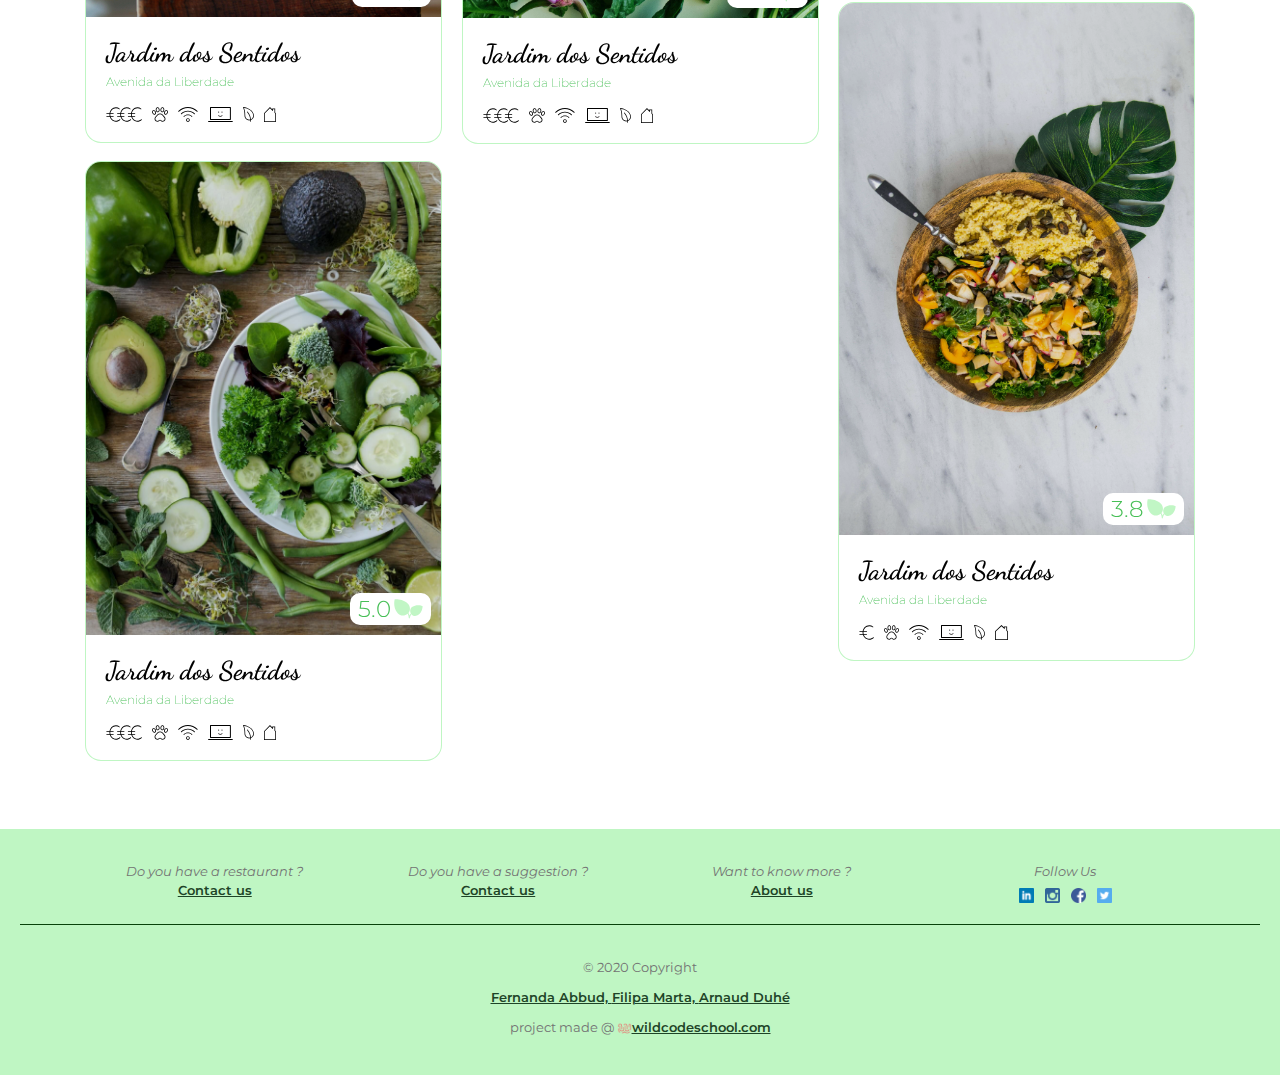
<file: food.html>
<!DOCTYPE html>
<html lang="en">

<head>
    <meta charset="UTF-8">
    <meta name="viewport" content="width=device-width, initial-scale=1.0">
    <meta name="description" content="Vegan Lisbon is the place for vegan and vegetarian culture in the portuguese capital.
    We provide the best spots in town for food, drinks and shopping. It’s a digital platform to gather this vegan & vegetarian lovers to be part of this community & culture. We will also show special events, so let’s make it short: 
    the perfect vegan & vegetarian Lisbon guide.">
    <meta name="keywords" content="vegan, vegetarian, veggie, lisbon, lisboa, LX, portugal, ">
    <meta name="author" content="Filipa Marta, Fernanda Abbud, Arnaud Duhé">
    <title>Vegan Lisbon</title>
    <!-- normalize css -->
    <link rel="stylesheet" href="normalize.css">
    <!-- fonts -->
    <link
        href="https://fonts.googleapis.com/css?family=Dancing+Script:400,500,600,700|Montserrat:100,200,300,400,500,600,700,800,900&display=swap"
        rel="stylesheet">
    <!-- bootstrap css -->
    <link rel="stylesheet" href="https://stackpath.bootstrapcdn.com/bootstrap/4.4.1/css/bootstrap.min.css"
        integrity="sha384-Vkoo8x4CGsO3+Hhxv8T/Q5PaXtkKtu6ug5TOeNV6gBiFeWPGFN9MuhOf23Q9Ifjh" crossorigin="anonymous">
    <!-- css own -->
    <link rel="stylesheet" href="style.css">
    <!-- script jquery -->
    <script src="https://ajax.googleapis.com/ajax/libs/jquery/3.4.1/jquery.min.js"></script>
    <!-- bootstrap script -->
    <script src="https://cdn.jsdelivr.net/npm/popper.js@1.16.0/dist/umd/popper.min.js"
        integrity="sha384-Q6E9RHvbIyZFJoft+2mJbHaEWldlvI9IOYy5n3zV9zzTtmI3UksdQRVvoxMfooAo"
        crossorigin="anonymous"></script>
    <script src="https://stackpath.bootstrapcdn.com/bootstrap/4.4.1/js/bootstrap.min.js"
        integrity="sha384-wfSDF2E50Y2D1uUdj0O3uMBJnjuUD4Ih7YwaYd1iqfktj0Uod8GCExl3Og8ifwB6"
        crossorigin="anonymous"></script>
    <!-- script own -->
    <script type="text/javascript" src="script.js"></script>
</head>

<body class="food-category">

    <!-- Menu Bar -->
    <div class="menu-bar-wrapper">
        <div class="container">
            <div class="row">
                <div class="col">
                    <nav class="menu-bar">
                        <a href="." class="logo">Vegan Lisbon</a>
                        <ul>
                            <li><a href="food.html">Food</a></li>
                            <li><a href="#">Clothes</a></li>
                            <li><a href="#">Drinks</a></li>
                            <li><a href="#">Events</a></li>
                            <li>
                                <div class="dropdown">
                                    <button class="btn btn-secondary dropdown-toggle" type="button"
                                        data-toggle="dropdown" aria-haspopup="true" aria-expanded="false">
                                        Drop us a line!
                                    </button>
                                    <div class="dropdown-menu">
                                        <a class="dropdown-item" href="contact-restaurant.html">If you are a
                                            restaurant</a>
                                        <a class="dropdown-item" href="contact-customer.html">Other Suggestions</a>
                                    </div>
                                </div>
                            </li>
                            <li class="lang"><a href="#">PT</a> <span>/</span> <a href="#">EN</a></li>
                        </ul>
                    </nav>
                </div>
            </div>
        </div>
    </div>

    <header class="interior-page-title">
        <div class="img-background"></div>
        <h1>Fancy some <span>Food?</span></h1>
    </header>
    <div class="interior-page-body">
        <div class="container">
            <div class="row">
                <div class="col">
                    <h3>Select your favourite restaurant:</h3>
                    <nav class="filter-menu">
                        <ul class="filter-wrapper">
                            <li class="custom-control custom-checkbox ">
                                <input type="checkbox" name="vegan" id="filter-food1"
                                    class="custom-control-input inputContact">
                                <label for="filter-food1" class="custom-control-label">
                                    <img src="img/carrot.svg" alt="Vegan food" />
                                    Vegan Food
                                </label>
                            </li>
                            
                            <li class="custom-control custom-checkbox ">
                                <input type="checkbox" name="vegetarian" id="filter-food2"
                                    class="custom-control-input inputContact">
                                <label for="filter-food2" class="custom-control-label">
                                    <img src="img/egg.svg" alt="Vegetarian food" />
                                    Vegetarian Food</label>
                            </li>
                            
                            <li class="custom-control custom-checkbox ">
                                <input type="checkbox" name="veganOnly" id="filter-food3"
                                    class="custom-control-input inputContact">
                                <label for="filter-food3" class="custom-control-label">
                                    <img src="img/no-egg-2.svg" alt="Vegan-only food" />
                                    Vegan-Only Food</label>
                            </li>
                            
                            <li class="custom-control custom-checkbox ">
                                <input type="checkbox" name="organic" id="filter-food5"
                                    class="custom-control-input inputContact">
                                <label for="filter-food5" class="custom-control-label">
                                    <img src="img/bio.svg" alt="Organic food" />
                                    Organic Food</label>
                            </li>
                           
                        </ul>
                        <ul class="filter-wrapper">
                            
                            <li class="custom-control custom-checkbox ">
                                <input type="checkbox" name="wifi" id="filter-food6"
                                    class="custom-control-input inputContact">
                                <label for="filter-food6" class="custom-control-label"><img src="img/wifi.svg"
                                        alt="place with wifi" />
                                    WiFi</label>
                            </li>
                            
                            <li class="custom-control custom-checkbox ">
                                <input type="checkbox" name="petFriendly" id="filter-food7"
                                    class="custom-control-input inputContact">
                                <label for="filter-food7" class="custom-control-label">
                                    <img src="img/pet.svg" alt="pet friendly" />
                                    Pet Friendly</label>
                            </li>
                            
                            <li class="custom-control custom-checkbox ">
                                <input type="checkbox" name="laptopFriendly" id="filter-food8"
                                    class="custom-control-input inputContact">
                                <label for="filter-food8" class="custom-control-label">
                                    <img src="img/laptop-friendly.svg" alt="laptop friendly" />
                                    Laptop
                                    Friendly</label>
                            </li>
                        
                            <li class="custom-control custom-checkbox ">
                                <input type="checkbox" name="delivery" id="filter-food4"
                                    class="custom-control-input inputContact">
                                <label for="filter-food4" class="custom-control-label">
                                    <img src="img/delivery.svg" alt="Home delivery" />
                                    Home Delivery</label>
                            </li>
                        </ul>
                        <ul class="filter-wrapper">
                            
                            <li class="custom-control custom-checkbox ">
                                <input type="checkbox" name="vegan" id="filter-food10"
                                    class="custom-control-input inputContact">
                                <label for="filter-food10" class="custom-control-label">
                                    <img src="img/euros-normal.svg" alt="price up to 15€" />
                                    Up to €15
                                </label>
                            </li>
                            <li class="custom-control custom-checkbox ">
                                <input type="checkbox" name="vegan" id="filter-food11"
                                    class="custom-control-input inputContact">
                                <label for="filter-food11" class="custom-control-label">
                                    <img src="img/euros-medium.svg" alt="price up to 80€" />
                                    Up to €80
                                </label>
                            </li>
                            <li class="custom-control custom-checkbox ">
                                <input type="checkbox" name="vegan" id="filter-food12"
                                    class="custom-control-input inputContact">
                                <label for="filter-food12" class="custom-control-label">
                                    <img src="img/euros-hight.svg" alt="price above 80€" />
                                    Above €80
                                </label>
                            </li>
                        </ul>
                    </nav>
                    <div class="grid-cards">
                        <div class="card-columns">
                            <a href="restaurant.html" class="card">
                                <div class="card-img">
                                    <div class="discount"></div>
                                    <div class="rating">
                                        <span>5.0</span> 
                                        <img src="img/vegan-rate.svg" alt="" />
                                    </div>
                                    <img src="img/food11.jpg" class="card-img-top" alt="restaurant">
                                </div>
                                <div class="card-body">
                                    <h5 class="card-title">Jardim dos Sentidos</h5>
                                    <p class="card-text">Avenida da Liberdade</p>
                                    <ul class="card-icons">
                                        <li><img src="img/euros-hight.svg" alt="high price range" /></li>
                                        <li><img src="img/pet.svg" alt="pet friendly" /></li>
                                        <li><img src="img/wifi.svg" alt="place with wifi" /></li>
                                        <li><img src="img/laptop-friendly.svg" alt="laptop friendly" /></li>
                                        <li><img src="img/bio.svg" alt="Organic food" /></li>
                                        <li><img src="img/delivery.svg" alt="Home delivery" /></li>
                                    </ul>
                                </div>
                            </a>
                            <a href="restaurant.html" class="card">
                                <div class="card-img">
                                    <div class="discount"></div>
                                    <div class="rating">
                                        <span>4.0</span> 
                                        <img src="img/vegan-rate.svg" alt="" />
                                    </div>
                                    <img src="img/food11.jpg" class="card-img-top" alt="restaurant">
                                </div>
                                <div class="card-body">
                                    <h5 class="card-title">Jardim dos Sentidos</h5>
                                    <p class="card-text">Avenida da Liberdade</p>
                                    <ul class="card-icons">
                                        <li><img src="img/euros-hight.svg" alt="high price range" /></li>
                                        <li><img src="img/pet.svg" alt="pet friendly" /></li>
                                        <li><img src="img/wifi.svg" alt="place with wifi" /></li>
                                        <li><img src="img/laptop-friendly.svg" alt="laptop friendly" /></li>
                                        <li><img src="img/bio.svg" alt="Organic food" /></li>
                                        <li><img src="img/delivery.svg" alt="Home delivery" /></li>
                                    </ul>
                                </div>
                            </a>
                            <a href="restaurant.html" class="card">
                                <div class="card-img">
                                    <div class="discount"></div>
                                    <div class="rating">
                                        <span>3.5</span> 
                                        <img src="img/vegan-rate.svg" alt="" />
                                    </div>
                                    <img src="img/food14.jpg" class="card-img-top" alt="restaurant">
                                </div>
                                <div class="card-body">
                                    <h5 class="card-title">Jardim dos Sentidos</h5>
                                    <p class="card-text">Avenida da Liberdade</p>
                                    <ul class="card-icons">
                                        <li><img src="img/euros-hight.svg" alt="high price range" /></li>
                                        <li><img src="img/pet.svg" alt="pet friendly" /></li>
                                        <li><img src="img/wifi.svg" alt="place with wifi" /></li>
                                        <li><img src="img/laptop-friendly.svg" alt="laptop friendly" /></li>
                                        <li><img src="img/bio.svg" alt="Organic food" /></li>
                                        <li><img src="img/delivery.svg" alt="Home delivery" /></li>
                                    </ul>
                                </div>
                            </a>
                            <a href="restaurant.html" class="card">
                                <div class="card-img">
                                    <div class="discount"></div>
                                    <div class="rating">
                                        <span>5.0</span> 
                                        <img src="img/vegan-rate.svg" alt="" />
                                    </div>
                                    <img src="img/food15.jpg" class="card-img-top" alt="restaurant">
                                </div>
                                <div class="card-body">
                                    <h5 class="card-title">Jardim dos Sentidos</h5>
                                    <p class="card-text">Avenida da Liberdade</p>
                                    <ul class="card-icons">
                                        <li><img src="img/euros-hight.svg" alt="high price range" /></li>
                                        <li><img src="img/pet.svg" alt="pet friendly" /></li>
                                        <li><img src="img/wifi.svg" alt="place with wifi" /></li>
                                        <li><img src="img/laptop-friendly.svg" alt="laptop friendly" /></li>
                                        <li><img src="img/bio.svg" alt="Organic food" /></li>
                                        <li><img src="img/delivery.svg" alt="Home delivery" /></li>
                                    </ul>
                                </div>
                            </a>
                            <a href="restaurant.html" class="card">
                                <div class="card-img">
                                    <div class="discount"></div>
                                    <div class="rating">
                                        <span>2.0</span> 
                                        <img src="img/vegan-rate.svg" alt="" />
                                    </div>
                                    <img src="img/food16.jpg" class="card-img-top" alt="restaurant">
                                </div>
                                <div class="card-body">
                                    <h5 class="card-title">Jardim dos Sentidos</h5>
                                    <p class="card-text">Avenida da Liberdade</p>
                                    <ul class="card-icons">
                                        <li><img src="img/euros-hight.svg" alt="high price range" /></li>
                                        <li><img src="img/pet.svg" alt="pet friendly" /></li>
                                        <li><img src="img/wifi.svg" alt="place with wifi" /></li>
                                        <li><img src="img/laptop-friendly.svg" alt="laptop friendly" /></li>
                                        <li><img src="img/bio.svg" alt="Organic food" /></li>
                                        <li><img src="img/delivery.svg" alt="Home delivery" /></li>
                                    </ul>
                                </div>
                            </a>
                            <a href="restaurant.html" class="card">
                                <div class="card-img">
                                    <div class="discount"></div>
                                    <div class="rating">
                                        <span>5.0</span> 
                                        <img src="img/vegan-rate.svg" alt="" />
                                    </div>
                                    <img src="img/food17.jpg" class="card-img-top" alt="restaurant">
                                </div>
                                <div class="card-body">
                                    <h5 class="card-title">Jardim dos Sentidos</h5>
                                    <p class="card-text">Avenida da Liberdade</p>
                                    <ul class="card-icons">
                                        <li><img src="img/euros-hight.svg" alt="high price range" /></li>
                                        <li><img src="img/pet.svg" alt="pet friendly" /></li>
                                        <li><img src="img/wifi.svg" alt="place with wifi" /></li>
                                        <li><img src="img/laptop-friendly.svg" alt="laptop friendly" /></li>
                                        <li><img src="img/bio.svg" alt="Organic food" /></li>
                                        <li><img src="img/delivery.svg" alt="Home delivery" /></li>
                                    </ul>
                                </div>
                            </a>
                            <a href="restaurant.html" class="card">
                                <div class="card-img">
                                    <div class="rating">
                                        <span>5.0</span> 
                                        <img src="img/vegan-rate.svg" alt="" />
                                    </div>
                                    <img src="img/food10.jpg" class="card-img-top" alt="restaurant">
                                </div>
                                <div class="card-body">
                                    <h5 class="card-title">O Botanista</h5>
                                    <p class="card-text">Cais do Sodré</p>
                                    <ul class="card-icons">
                                        <li><img src="img/euros-medium.svg" alt="medium price range" /></li>
                                        <li><img src="img/pet.svg" alt="pet friendly" /></li>
                                        <li><img src="img/wifi.svg" alt="place with wifi" /></li>
                                        <li><img src="img/laptop-friendly.svg" alt="laptop friendly" /></li>
                                        <li><img src="img/bio.svg" alt="Organic food" /></li>
                                        <li><img src="img/delivery.svg" alt="Home delivery" /></li>
                                    </ul>
                                </div>
                            </a>
                            <a href="restaurant.html" class="card">
                                <div class="card-img">
                                    <div class="rating">
                                        <span>4.2</span> 
                                        <img src="img/vegan-rate.svg" alt="" />
                                    </div>
                                    <img src="img/food12.jpg" class="card-img-top" alt="restaurant">
                                </div>
                                <div class="card-body">
                                    <h5 class="card-title">Lisbon Vegan Restaurante</h5>
                                    <p class="card-text">Arroios</p>
                                    <ul class="card-icons">
                                        <li><img src="img/euros-hight.svg" alt="high price range" /></li>
                                        <li><img src="img/pet.svg" alt="pet friendly" /></li>
                                        <li><img src="img/wifi.svg" alt="place with wifi" /></li>
                                        <li><img src="img/laptop-friendly.svg" alt="laptop friendly" /></li>
                                        <li><img src="img/bio.svg" alt="Organic food" /></li>
                                        <li><img src="img/delivery.svg" alt="Home delivery" /></li>
                                    </ul>
                                </div>
                            </a>
                            <a href="restaurant.html" class="card">
                                <div class="card-img">
                                    <div class="rating">
                                        <span>3.8</span> 
                                        <img src="img/vegan-rate.svg" alt="" />
                                    </div>
                                    <img src="img/food13.jpg" class="card-img-top" alt="restaurant">
                                </div>
                                <div class="card-body">
                                    <h5 class="card-title">Jardim dos Sentidos</h5>
                                    <p class="card-text">Avenida da Liberdade</p>
                                    <ul class="card-icons">
                                        <li><img src="img/euros-normal.svg" alt="normal price range" /></li>
                                        <li><img src="img/pet.svg" alt="pet friendly" /></li>
                                        <li><img src="img/wifi.svg" alt="place with wifi" /></li>
                                        <li><img src="img/laptop-friendly.svg" alt="laptop friendly" /></li>
                                        <li><img src="img/bio.svg" alt="Organic food" /></li>
                                        <li><img src="img/delivery.svg" alt="Home delivery" /></li>
                                    </ul>
                                </div>
                            </a>
                        </div>
                    </div>
                </div>
            </div>
        </div>
    </div>

    <!-- footer -->
    <footer>
        <div class="footer-container">
            <div class="container">
                <div class="row">
                    <div class="col-12 col-sm-6 col-lg-3">
                        <ul class="footer-contact-pro list-unstyled">
                                <li><span>Do you have a restaurant ?</span></li>
                                <li><a href="contact-restaurant.html" title="Go to the contact form">Contact us</a></li>
                        </ul>
                    </div>
                    <div class="col-12 col-sm-6 col-lg-3">
                        <ul class="footer-contact-user list-unstyled">
                                <li><span>Do you have a suggestion ?</span></li>
                                <li><a href="contact-customer.html" title="Go to the contact form">Contact us</a></li>
                        </ul>
                    </div> 
                    <div class="col-12 col-sm-6 col-lg-3">
                        <ul class="footer-about-us list-unstyled">
                            <li><span>Want to know more ?</span></li>
                            <li><a href="about.html" title="Our story">About us</a></li>
                        </ul>
                    </div>
                    <div class="col-12 col-sm-6 col-lg-3">   
                        <ul class="footer-follow-us  list-unstyled">
                            <li><span>Follow Us</span></li>
                            <li><ul class="footer-social-media-links mt-1 list-unstyled list-inline">
                                    <li class="list-inline-item"><a href="https://www.linkedin.com/" title="Find us on linkedin" target="_blank"><img src="img/iconfinder_square-linkedin_317725.png"></a></li>
                                    <li class="list-inline-item"><a href="https://www.instagram.com/" title="Find us on Instagram" target="_blank"><img src="img/iconfinder_instagram_317738.png"></a></li>
                                    <li class="list-inline-item"><a href="https://www.facebook.com/" title="Find us on Facebook" target="_blank"><img src="img/iconfinder_circle-facebook__317752.png"></a></li>
                                    <li class="list-inline-item"><a href="https://www.twitter.com/" title="Find us on Twitter" target="_blank"><img src="img/iconfinder_square-twitter_317723.png"></a></li>     
                                </ul>
                            </li>  
                        </ul>
                    </div> 
                </div>
            </div>
        </div>
        <hr>
        <div class="row">
            <div class="col-12">
             <ul class="footer-copyright list-unstyled">© 2020 Copyright
                 <li><a href="https://www.linkedin.com/in/fernandaabbud/" title="Find me on linkedin" target="_blank">Fernanda Abbud, </a>
                    <a href="https://www.linkedin.com/in/filipa-marta/" title="Find me on linkedin" target="_blank">Filipa Marta, </a> 
                    <a href="https://www.linkedin.com/in/arnaud-duh%C3%A9-05a00b41/" title="Find me on linkedin" target="_blank">Arnaud Duhé </a></li>
                 <li>project made @ <a href="https://www.wildcodeschool.com/fr-FR/campus/lisbonne" title="Visit Wild Code School" target="_blank"><img src="img/wcs.png">wildcodeschool.com</a></li>
                </ul>
            </div>
        </div>
    </footer>

</body>

</html>
</file>
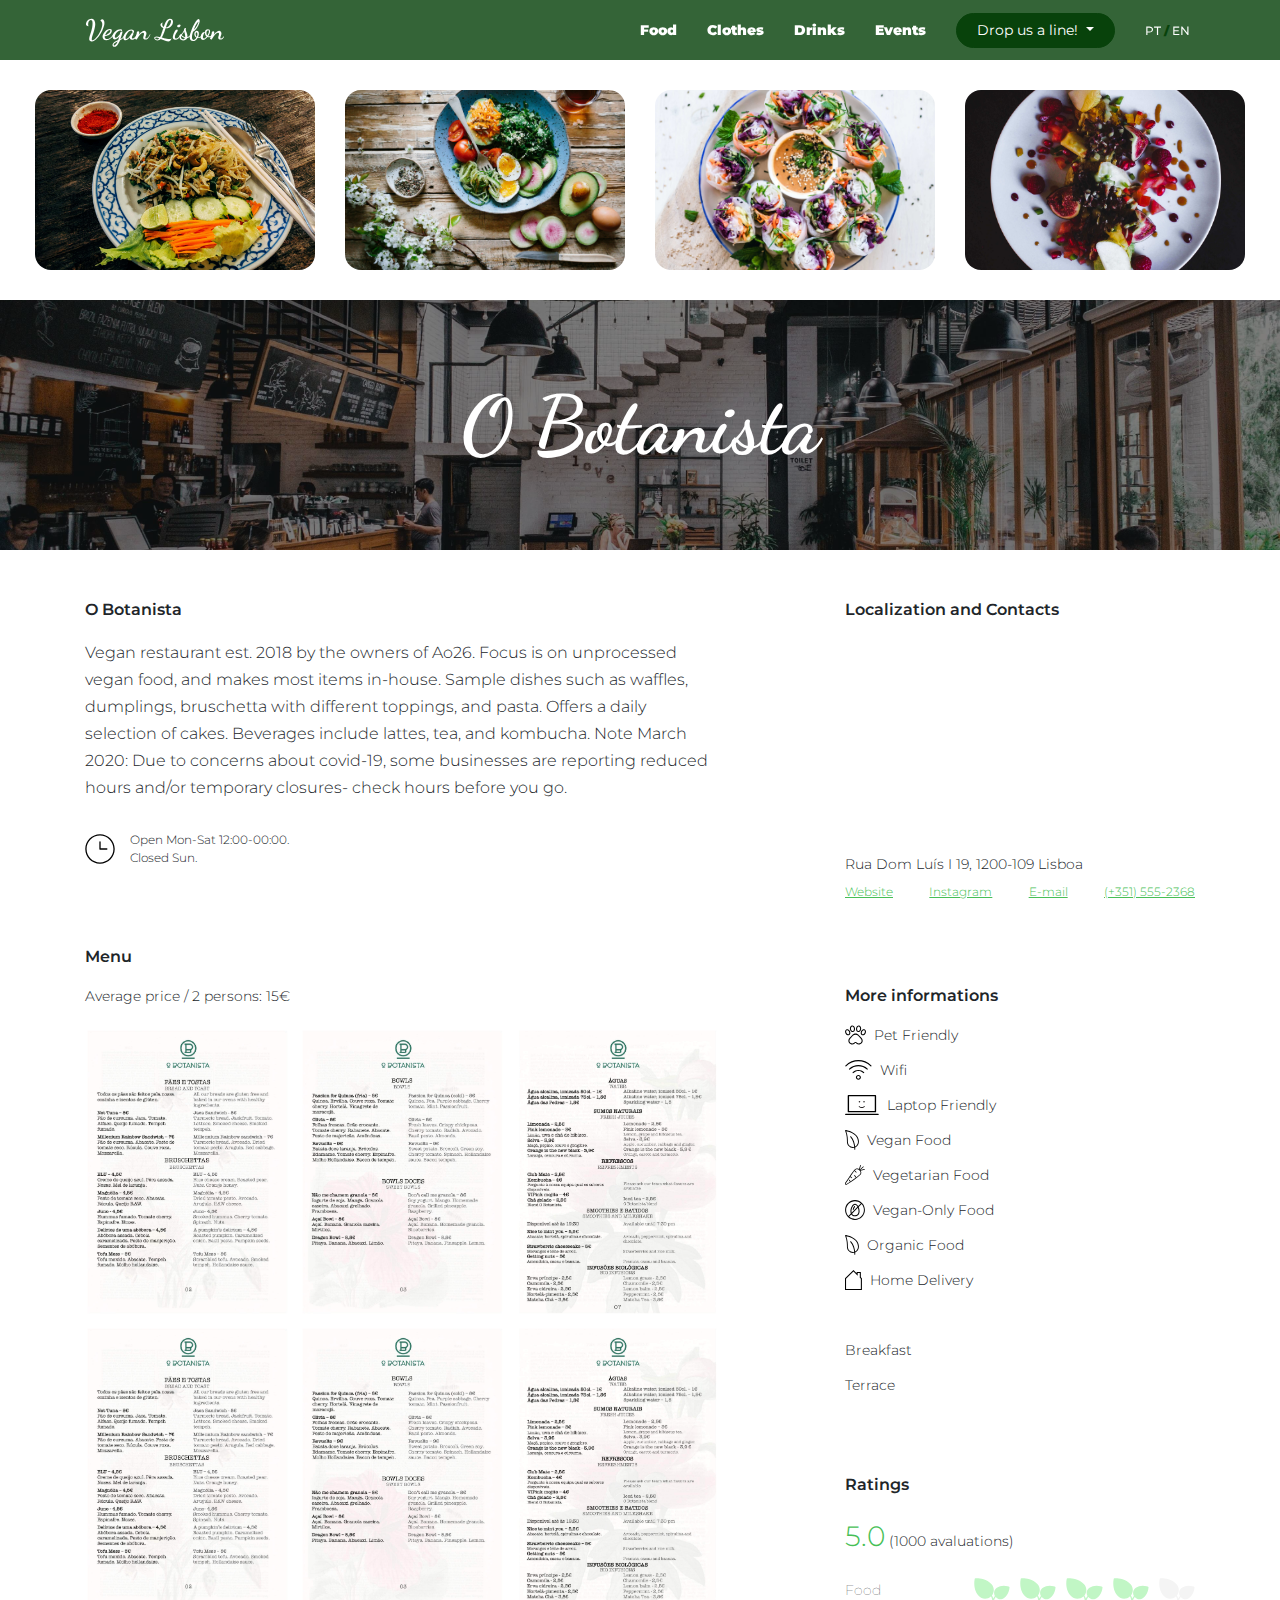
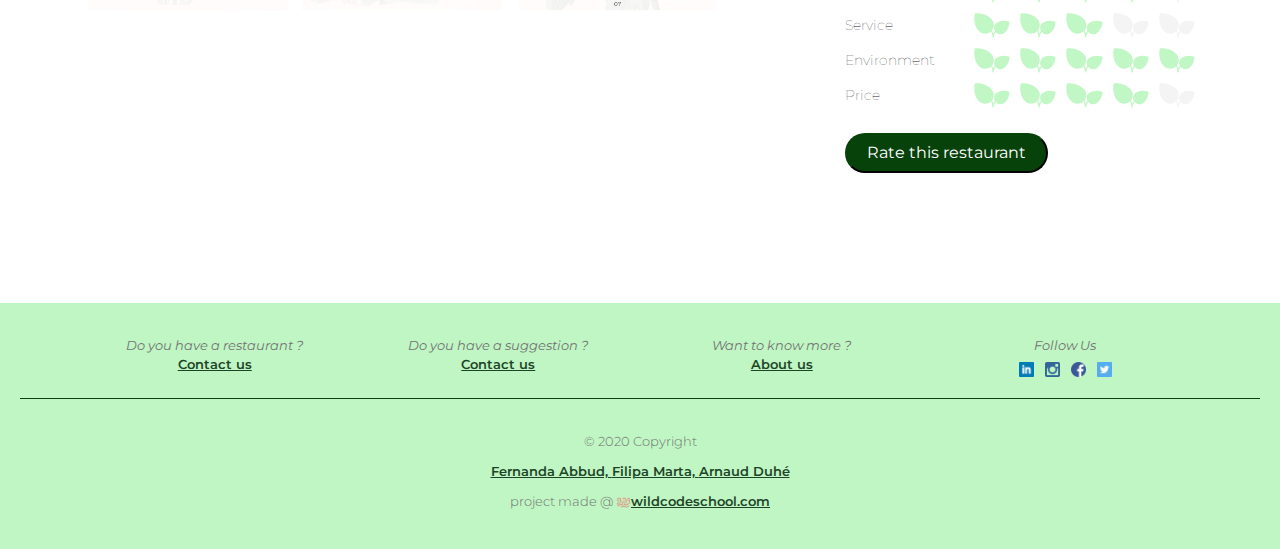
<file: restaurant.html>
<!DOCTYPE html>
<html lang="en">

<head>
  <meta charset="UTF-8">
  <meta name="viewport" content="width=device-width, initial-scale=1.0">
  <meta name="description" content="Vegan Lisbon is the place for vegan and vegetarian culture in the portuguese capital.
    We provide the best spots in town for food, drinks and shopping. It’s a digital platform to gather this vegan & vegetarian lovers to be part of this community & culture. We will also show special events, so let’s make it short: 
    the perfect vegan & vegetarian Lisbon guide.">
  <meta name="keywords" content="vegan, vegetarian, veggie, lisbon, lisboa, LX, portugal, ">
  <meta name="author" content="Filipa Marta, Fernanda Abbud, Arnaud Duhé">
  <title>Vegan Lisbon</title>
  <!-- normalize css -->
  <link rel="stylesheet" href="normalize.css">
  <!-- fonts -->
  <link
    href="https://fonts.googleapis.com/css?family=Dancing+Script:400,500,600,700|Montserrat:100,200,300,400,500,600,700,800,900&display=swap"
    rel="stylesheet">
  <!-- bootstrap css -->
  <link rel="stylesheet" href="https://stackpath.bootstrapcdn.com/bootstrap/4.4.1/css/bootstrap.min.css"
    integrity="sha384-Vkoo8x4CGsO3+Hhxv8T/Q5PaXtkKtu6ug5TOeNV6gBiFeWPGFN9MuhOf23Q9Ifjh" crossorigin="anonymous">
  <!-- css own -->
  <link rel="stylesheet" href="style.css">
  <!-- script jquery -->
  <script src="https://ajax.googleapis.com/ajax/libs/jquery/3.4.1/jquery.min.js"></script>
  <!-- bootstrap script -->
  <script src="https://cdn.jsdelivr.net/npm/popper.js@1.16.0/dist/umd/popper.min.js"
    integrity="sha384-Q6E9RHvbIyZFJoft+2mJbHaEWldlvI9IOYy5n3zV9zzTtmI3UksdQRVvoxMfooAo"
    crossorigin="anonymous"></script>
  <script src="https://stackpath.bootstrapcdn.com/bootstrap/4.4.1/js/bootstrap.min.js"
    integrity="sha384-wfSDF2E50Y2D1uUdj0O3uMBJnjuUD4Ih7YwaYd1iqfktj0Uod8GCExl3Og8ifwB6"
    crossorigin="anonymous"></script>
  <!-- script own -->
  <script type="text/javascript" src="script.js"></script>
</head>



<body class="restaurant-category">

  <!-- Menu Bar -->
  <div class="menu-bar-wrapper">
    <div class="container">
      <div class="row">
        <div class="col">
          <nav class="menu-bar">
            <a href="." class="logo">Vegan Lisbon</a>
            <ul>
              <li><a href="food.html">Food</a></li>
              <li><a href="#">Clothes</a></li>
              <li><a href="#">Drinks</a></li>
              <li><a href="#">Events</a></li>
              <li>
                <div class="dropdown">
                  <button class="btn btn-secondary dropdown-toggle" type="button" data-toggle="dropdown"
                    aria-haspopup="true" aria-expanded="false">
                    Drop us a line!
                  </button>
                  <div class="dropdown-menu">
                    <a class="dropdown-item" href="contact-restaurant.html">If you are a restaurant</a>
                    <a class="dropdown-item" href="contact-customer.html">Other Suggestions</a>
                  </div>
                </div>
              </li>
              <li class="lang"><a href="#">PT</a> <span>/</span> <a href="#">EN</a></li>
            </ul>
          </nav>
        </div>
      </div>
    </div>
  </div>

  <!--Carousel Wrapper-->
  <div id="menu-restaurant" class="carousel slide carousel-multi-item carousel-multi-item-2" data-ride="carousel">
    <div class="carousel-inner" role="listbox">
      <div class="carousel-item active">
        <div class="col-md-3 ">
          <div class="card">
            <img class="img-fluid" src="img/restaurant/menu1.jpg" alt="Card image cap">
          </div>
        </div>
        <div class="col-md-3 ">
          <div class="card">
            <img class="img-fluid" src="img/restaurant/menu2.jpg" alt="Card image cap">
          </div>
        </div>
        <div class="col-md-3 ">
          <div class="card">
            <img class="img-fluid" src="img/restaurant/menu3.jpg" alt="Card image cap">
          </div>
        </div>
        <div class="col-md-3 ">
          <div class="card">
            <img class="img-fluid" src="img/restaurant/menu4.jpg" alt="Card image cap">
          </div>
        </div>
      </div>
      <div class="carousel-item">
        <div class="col-md-3 ">
          <div class="card">
            <img class="img-fluid" src="img/restaurant/menu5.jpg" alt="Card image cap">
          </div>
        </div>
        <div class="col-md-3 ">
          <div class="card">
            <img class="img-fluid" src="img/restaurant/menu6.jpg" alt="Card image cap">
          </div>
        </div>
        <div class="col-md-3 ">
          <div class="card">
            <img class="img-fluid" src="img/restaurant/menu7.jpg" alt="Card image cap">
          </div>
        </div>
        <div class="col-md-3 ">
          <div class="card">
            <img class="img-fluid" src="img/restaurant/menu8.jpg" alt="Card image cap">
          </div>
        </div>
      </div>
    </div>
  </div>

  <header class="interior-page-title">
    <div class="img-background"></div>
    <h1>O Botanista</h1>
  </header>

  <div class="interior-page-body">
    <div class="container">
      <div class="row">
        <div class="col-md-12 col-lg-7 col-xl-7">
          <div class="row">
            <div class="col-12">
              <article class="about">
                <h3>O Botanista</h3>
                <p>Vegan restaurant est. 2018 by the owners of Ao26. Focus is on unprocessed vegan food, and makes most
                  items
                  in-house. Sample dishes such as waffles, dumplings, bruschetta with different toppings, and pasta.
                  Offers
                  a
                  daily selection of cakes. Beverages include lattes, tea, and kombucha. Note March 2020: Due to
                  concerns
                  about covid-19, some businesses are reporting reduced hours and/or temporary closures- check hours
                  before
                  you go. </p>

                <div class="open">
                  <img src="img/clock.svg" alt="" />
                  <span>Open Mon-Sat 12:00-00:00.
                    <br>Closed Sun.</span>
                </div>
              </article>
            </div>
          </div>
          <div class="row">
            <div class="col-12">
              <section class="menu">
                <h3>Menu</h3>
                <p>Average price / 2 persons: 15€</p>
                <ul>
                  <li><img src="img/restaurant/menu.jpg" alt="menu" /></li>
                  <li><img src="img/restaurant/menu0.jpg" alt="menu" /></li>
                  <li><img src="img/restaurant/menu00.jpg" alt="menu" /></li>
                  <li><img src="img/restaurant/menu.jpg" alt="menu" /></li>
                  <li><img src="img/restaurant/menu0.jpg" alt="menu" /></li>
                  <li><img src="img/restaurant/menu00.jpg" alt="menu" /></li>
                </ul>
              </section>
            </div>
          </div>
        </div>
        <div class="col-md-12 col-lg-5 offset-lg-0 col-xl-4 offset-xl-1">
          <div class="row">
            <div class="col-md-12 col-lg-12">
              <section class="localization">
                <h3>Localization and Contacts</h3>
                <address>
                  <div class="mapouter">
                    <div class="gmap_canvas">
                      <iframe width="100%" height="200" id="gmap_canvas"
                        src="https://maps.google.com/maps?q=o%20botanista&t=&z=17&ie=UTF8&iwloc=&output=embed"
                        frameborder="0" scrolling="no" marginheight="0" marginwidth="0"></iframe>
                    </div>
                  </div>
                  <p>Rua Dom Luís I 19, 1200-109 Lisboa</p>
                  <ul>
                    <li><a href="https://www.facebook.com/pg/0botanista/about/?ref=page_internal"
                        target="_blank">Website</a>
                    </li>
                    <li><a
                        href="https://www.instagram.com/0botanista/?fbclid=IwAR13yC79LZbFohwS0kyz7ihY-HSzQvbaZT1k5LJiEGzapx17O_Ymgl5SDks">Instagram</a>
                    </li>
                    <li><a href="mailto:obotanista@gmail.com" target="_blank">E-mail</a></li>
                    <li><a href="tel:+35215552368">(+351) 555-2368</a></li>
                  </ul>
                </address>
              </section>
            </div>
            <div class="col-md-6 col-lg-12">
              <section class="more-info">
                <h3>More informations</h3>
                <ul class="card-icons">
                  <li><img src="img/pet.svg" alt="pet friendly" /> Pet Friendly</li>
                  <li><img src="img/wifi.svg" alt="place with wifi" /> Wifi</li>
                  <li><img src="img/laptop-friendly.svg" alt="laptop friendly" /> Laptop Friendly</li>
                  <li><img src="img/bio.svg" alt="Vegan food" /> Vegan Food</li>
                  <li><img src="img/carrot.svg" alt="Vegetarian food" /> Vegetarian Food</li>
                  <li><img src="img/no-egg-2.svg" alt="Vegan-only food" /> Vegan-Only Food</li>
                  <li><img src="img/bio.svg" alt="Organic food" /> Organic Food</li>
                  <li><img src="img/delivery.svg" alt="Home delivery" /> Home Delivery</li>
                  <li></li>
                  <li>Breakfast</li>
                  <li>Terrace</li>
                </ul>
              </section>
            </div>
            <div class="col-md-6 col-lg-12">
              <section class="rating">
                <h3>Ratings</h3>
                <p><span>5.0</span> (1000 avaluations)</p>
                <ul>
                  <li>Food
                    <ul class="rate">
                      <li><img src="img/vegan-rate.svg" alt="" /></li>
                      <li><img src="img/vegan-rate.svg" alt="" /></li>
                      <li><img src="img/vegan-rate.svg" alt="" /></li>
                      <li><img src="img/vegan-rate.svg" alt="" /></li>
                      <li><img src="img/vegan-rate-not.svg" alt="" /></li>
                    </ul>
                  </li>
                  <li>Service
                    <ul class="rate">
                      <li><img src="img/vegan-rate.svg" alt="" /></li>
                      <li><img src="img/vegan-rate.svg" alt="" /></li>
                      <li><img src="img/vegan-rate.svg" alt="" /></li>
                      <li><img src="img/vegan-rate-not.svg" alt="" /></li>
                      <li><img src="img/vegan-rate-not.svg" alt="" /></li>
                    </ul>
                  </li>
                  <li>Environment
                    <ul class="rate">
                      <li><img src="img/vegan-rate.svg" alt="" /></li>
                      <li><img src="img/vegan-rate.svg" alt="" /></li>
                      <li><img src="img/vegan-rate.svg" alt="" /></li>
                      <li><img src="img/vegan-rate.svg" alt="" /></li>
                      <li><img src="img/vegan-rate.svg" alt="" /></li>
                    </ul>
                  </li>
                  <li>Price
                    <ul class="rate">
                      <li><img src="img/vegan-rate.svg" alt="" /></li>
                      <li><img src="img/vegan-rate.svg" alt="" /></li>
                      <li><img src="img/vegan-rate.svg" alt="" /></li>
                      <li><img src="img/vegan-rate.svg" alt="" /></li>
                      <li><img src="img/vegan-rate-not.svg" alt="" /></li>
                    </ul>
                  </li>
                </ul>
                <button class="generalButton">Rate this restaurant</button>
              </section>
            </div>
          </div>
        </div>
      </div>
    </div>
  </div>

    <!-- footer -->
    <footer>
      <div class="footer-container">
          <div class="container">
              <div class="row">
                  <div class="col-12 col-sm-6 col-lg-3">
                      <ul class="footer-contact-pro list-unstyled">
                              <li><span>Do you have a restaurant ?</span></li>
                              <li><a href="contact-restaurant.html" title="Go to the contact form">Contact us</a></li>
                      </ul>
                  </div>
                  <div class="col-12 col-sm-6 col-lg-3">
                      <ul class="footer-contact-user list-unstyled">
                              <li><span>Do you have a suggestion ?</span></li>
                              <li><a href="contact-customer.html" title="Go to the contact form">Contact us</a></li>
                      </ul>
                  </div> 
                  <div class="col-12 col-sm-6 col-lg-3">
                      <ul class="footer-about-us list-unstyled">
                          <li><span>Want to know more ?</span></li>
                          <li><a href="about.html" title="Our story">About us</a></li>
                      </ul>
                  </div>
                  <div class="col-12 col-sm-6 col-lg-3">   
                      <ul class="footer-follow-us  list-unstyled">
                          <li><span>Follow Us</span></li>
                          <li><ul class="footer-social-media-links mt-1 list-unstyled list-inline">
                                  <li class="list-inline-item"><a href="https://www.linkedin.com/" title="Find us on linkedin" target="_blank"><img src="img/iconfinder_square-linkedin_317725.png"></a></li>
                                  <li class="list-inline-item"><a href="https://www.instagram.com/" title="Find us on Instagram" target="_blank"><img src="img/iconfinder_instagram_317738.png"></a></li>
                                  <li class="list-inline-item"><a href="https://www.facebook.com/" title="Find us on Facebook" target="_blank"><img src="img/iconfinder_circle-facebook__317752.png"></a></li>
                                  <li class="list-inline-item"><a href="https://www.twitter.com/" title="Find us on Twitter" target="_blank"><img src="img/iconfinder_square-twitter_317723.png"></a></li>     
                              </ul>
                          </li>  
                      </ul>
                  </div> 
              </div>
          </div>
      </div>
      <hr>
      <div class="row">
          <div class="col-12">
           <ul class="footer-copyright list-unstyled">© 2020 Copyright
               <li><a href="https://www.linkedin.com/in/fernandaabbud/" title="Find me on linkedin" target="_blank">Fernanda Abbud, </a>
                  <a href="https://www.linkedin.com/in/filipa-marta/" title="Find me on linkedin" target="_blank">Filipa Marta, </a> 
                  <a href="https://www.linkedin.com/in/arnaud-duh%C3%A9-05a00b41/" title="Find me on linkedin" target="_blank">Arnaud Duhé </a></li>
               <li>project made @ <a href="https://www.wildcodeschool.com/fr-FR/campus/lisbonne" title="Visit Wild Code School" target="_blank"><img src="img/wcs.png">wildcodeschool.com</a></li>
              </ul>
          </div>
      </div>
  </footer>

</body>

</html>
</file>
<file: style.css>
/* General styles */
body {
    font-family: 'Montserrat', sans-serif;
    font-size: 14px;
    font-weight: 300;
}

body:not(.homepage) {
    margin-top: 60px;
}

input.form-control,
select.custom-select,
textarea.form-control {
    border: 1px solid rgba(48, 226, 62, 0.31);
}

/* Delete Focus from all the inputs */
input[type="checkbox"i]:focus,
input:focus {
    outline-offset: 0px;
    outline: 0;
}

:focus {
    outline: -webkit-focus-ring-color auto 0;
    outline: 0;
    -webkit-tap-highlight-color: 0;
}

.custom-control-input:not(:disabled):active~.custom-control-label::before,
.custom-control-input:checked~.custom-control-label::before {
    color: transparent;
    background-color: transparent;
    border-color: transparent;
}

.custom-control-input:focus~.custom-control-label::before {
    box-shadow: none;
}

ul {
    padding: 0;
    list-style: none;
    margin: 0;
}

a {
    color: #47BF56;
    text-decoration: underline;
    -webkit-transition: color 0.2s ease-in-out;
    -moz-transition: color 0.2s ease-in-out;
    -ms-transition: color 0.2s ease-in-out;
    -o-transition: color 0.2s ease-in-out;
    transition: color 0.2s ease-in-out;
}

a:hover {
    color: #07420B;
    -webkit-transition: color 0.2s ease-in-out;
    -moz-transition: color 0.2s ease-in-out;
    -ms-transition: color 0.2s ease-in-out;
    -o-transition: color 0.2s ease-in-out;
    transition: color 0.2s ease-in-out;
}



/* Food */
.food-category {
    font-family: 'Montserrat', sans-serif;
    font-size: 14px;
    font-weight: 400;
}

/* Header of interior pages */
header.interior-page-title {
    width: 100%;
    height: 250px;
    position: relative;
}

header.interior-page-title .img-background {
    width: 100%;
    height: 100%;
}

header.interior-page-title .img-background::before {
    content: '';
    width: 100%;
    height: 100%;
    display: block;
    background-image: url("img/food8.jpg");
    background-repeat: no-repeat;
    background-attachment: fixed;
    background-position: center;
    background-size: cover;
}

header.interior-page-title .img-background::after {
    content: '';
    width: 100%;
    height: 100%;
    background-color: black;
    opacity: 0.5;
    position: absolute;
    top: 0;
}

header.interior-page-title h1 {
    width: 100%;
    padding: 0 15px;
    margin: 0;
    text-align: center;
    color: white;
    font-family: 'Dancing Script', cursive;
    font-size: 80px;
    font-weight: 700;
    position: absolute;
    left: 50%;
    top: 50%;
    -o-transform: translate(-50%, -50%);
    -moz-transform: translate(-50%, -50%);
    -webkit-transform: translate(-50%, -50%);
    transform: translate(-50%, -50%);
}

/* Food: filter-menu */
.food-category .filter-menu {
    padding: 15px 15px 5px 15px;
    margin: 0 0 30px 0;
    background-color: rgba(48, 226, 62, 0.31);
    -o-border-radius: 1rem;
    -moz-border-radius: 1rem;
    -webkit-border-radius: 1rem;
    border-radius: 1rem;
}

.food-category h3 {
    font-size: 16px;
    margin-bottom: 20px;
    font-weight: 600;
}

.food-category .filter-menu {
    display: flex;
    flex-flow: wrap;
}

.food-category .filter-wrapper {
    padding: 0;
    margin: 0;
    width: 30%;
}

.food-category .filter-wrapper li {
    margin: 0 20px 10px 0;
}

.food-category .filter-wrapper li label {
    font-size: 14px;
    font-weight: 300;
}

.food-category .filter-wrapper li img {
    height: 15px;
    display: inline-block;
    margin: 0 3px 0 0;
    vertical-align: middle;
}

/* Food: cards */
.food-category .card {
    border: 1px solid rgba(48, 226, 62, 0.31);
    overflow: hidden;
    border-radius: 1rem;
    cursor: pointer;
    -webkit-transform: perspective(1px) translateZ(0);
    transform: perspective(1px) translateZ(0);
    box-shadow: 0 0 1px rgba(0, 0, 0, 0);
    -webkit-transition-duration: 0.3s;
    transition-duration: 0.3s;
    -webkit-transition-property: box-shadow, transform;
    transition-property: box-shadow, transform;
    text-decoration: none;
}

.food-category .card:hover {
    -webkit-box-shadow: 10px 10px 39px -25px rgba(0, 0, 0, 0.75);
    -moz-box-shadow: 10px 10px 39px -25px rgba(0, 0, 0, 0.75);
    box-shadow: 10px 10px 39px -25px rgba(0, 0, 0, 0.75);
    -webkit-transform: scale(1.01);
    transform: scale(1.01);
}

.food-category .card .card-img {
    width: 100%;
    height: 100%;
    position: relative;
    overflow: hidden;
    border-bottom-right-radius: 0;
    border-bottom-left-radius: 0;
    transition: all 0.5s ease-in-out;
}

.food-category .card .card-img img {
    transition: all 0.5s ease-in-out;
    object-fit: cover;
    position: relative;
}

.food-category .card .card-img::before {
    content: '';
    width: 100%;
    height: 100%;
    display: block;
    position: absolute;
    background-color: rgba(0, 0, 0, 0.1);
    z-index: 1;
    -webkit-transition: background-color 0.2s ease-in-out;
    -moz-transition: background-color 0.2s ease-in-out;
    -ms-transition: background-color 0.2s ease-in-out;
    -o-transition: background-color 0.2s ease-in-out;
    transition: background-color 0.2s ease-in-out;
}

.food-category .card:hover .card-img::before {
    content: '';
    background-color: rgba(0, 0, 0, 0);
    -webkit-transition: background-color 0.2s ease-in-out;
    -moz-transition: background-color 0.2s ease-in-out;
    -ms-transition: background-color 0.2s ease-in-out;
    -o-transition: background-color 0.2s ease-in-out;
    transition: background-color 0.2s ease-in-out;
}

.food-category .card .rating {
    position: absolute;
    bottom: 10px;
    right: 10px;
    z-index: 1;
    background-color: white;
    border-radius: 10px;
    height: 30px;
    padding: 16px 8px;
    display: flex;
    align-items: center;
}

.food-category .card .rating span {
    font-weight: 300;
    font-size: 23px;
    color: #47BF56;
}

.food-category .card .rating img {
    height: 20px;
    margin-left: 3px;
}

.food-category .card-title {
    font-family: 'Dancing Script', cursive;
    font-size: 26px;
    font-weight: 700;
    margin-bottom: 5px;
    color: black;
}

.food-category .card-text {
    font-family: 'Montserrat', sans-serif;
    font-size: 12px;
    font-weight: 200;
    color: #47bf56;
}

.food-category .card:hover .card-body {
    transition: all 0.5s ease-in-out;
    background-color: rgba(48, 226, 62, 0.31);
}

.food-category .card-icons {
    display: flex;
    margin: 0 -5px;
}

.food-category .card-icons li {
    height: 15px;
    padding: 0 5px;
}

.card-icons img {
    height: 100%;
    display: block;
}

.food-category .interior-page-title .img-background::before {
    content: '';
    background-image: url("img/food0.jpg");
}

/* Gallery */
.restaurant-category #menu-restaurant {
    padding: 30px 20px;
}

.restaurant-category #menu-restaurant .card {
    border: 0;
}

.restaurant-category #menu-restaurant img.img-fluid {
    height: 180px;
    object-fit: cover;
    border-radius: 1rem;
}

.restaurant-category .interior-page-title .img-background::before {
    content: '';
    background-image: url("img/restaurant/restaurant.jpg");
}

.interior-page-body {
    margin: 50px 0;
}

.restaurant-category h3 {
    font-size: 16px;
    margin-bottom: 20px;
    font-weight: 600;
}

.restaurant-category .about,
.restaurant-category .menu,
.restaurant-category .localization,
.restaurant-category .rating,
.restaurant-category .more-info {
    margin-bottom: 80px;
}

.restaurant-category .about p {
    font-size: 16px;
    line-height: 27px;
}

.restaurant-category .about .open {
    font-size: 12px;
    display: flex;
    margin-top: 30px;
}

.restaurant-category .about .open img {
    width: 30px;
    margin-right: 15px;
}

.restaurant-category .localization ul,
.restaurant-category .menu ul,
.restaurant-category .rating .rate {
    display: flex;
    margin: 0 -5px;
}

.restaurant-category .localization li,
.restaurant-category .menu li,
.restaurant-category .rating .rate li {
    margin: 5px;
}

.restaurant-category .more-info .card-icons li {
    display: flex;
    align-items: center;
    height: 20px;
    margin-bottom: 15px;
}

.restaurant-category .more-info .card-icons li img {
    margin-right: 8px;
}


/* Google maps */
.restaurant-category .localization .mapouter {
    position: relative;
    text-align: right;
    height: 200px;
    width: 100%;
}

.restaurant-category .localization .gmap_canvas {
    overflow: hidden;
    background: none !important;
    height: 200px;
    width: 100%;
}

.restaurant-category .localization .gmap_canvas iframe {
    object-fit: cover;
}

.restaurant-category .localization p {
    margin: 15px 0 3px 0;
}

.restaurant-category .localization ul {
    font-size: 12px;
    justify-content: space-between;
}

.restaurant-category .menu ul {
    flex-wrap: wrap;
}

.restaurant-category .menu li {
    flex: 1 0 25%;
}

.restaurant-category .menu img {
    width: 100%;
}

.restaurant-category .rating>ul>li {
    display: flex;
    font-weight: 100;
    align-items: center;
}

.restaurant-category .rating>p>span {
    font-weight: 300;
    font-size: 28px;
    color: #47BF56;
}

.restaurant-category .rating .rate {
    justify-content: flex-end;
    flex: auto;
}

.restaurant-category .rating .rate li {
    height: 25px;
}

.restaurant-category .rating .rate li img {
    height: 100%;
    display: block;
}

.restaurant-category .rating .generalButton {
    background-color: rgb(8, 66, 11);
    border-color: rgb(8, 66, 11);
    display: inline-block;
    font-weight: 400;
    color: white;
    text-align: center;
    cursor: pointer;
    padding: .375rem 20px;
    font-size: 1rem;
    line-height: 1.5;
    border-radius: 30px;
    margin-top: 20px;
    transition: color .15s ease-in-out, background-color .15s ease-in-out, border-color .15s ease-in-out, box-shadow .15s ease-in-out;
}

.restaurant-category .rating button:hover {
    background-color: #346437;
    -webkit-transition: background-color 0.2s ease-in-out;
    -moz-transition: background-color 0.2s ease-in-out;
    -ms-transition: background-color 0.2s ease-in-out;
    -o-transition: background-color 0.2s ease-in-out;
    transition: background-color 0.2s ease-in-out;
}

/* style homepage header */
.homepage-header {
    height: 100vh;
    background-image: url("img/food11.jpg");
    background-size: cover;
    background-position: center;
    background-attachment: fixed;
    opacity: .9;
}

.homepage-header h1 {
    font-family: 'Dancing Script', cursive;
    font-weight: 900;
    font-size: 90px;
}

.homepage-header h2 {
    font-family: 'Montserrat', sans-serif;
    font-weight: 300;
    font-size: 40px;
}

.homepage-header .col-lg-12 {
    background-color: #D8EDD9;
    opacity: .8;
    top: 10px;
    border-radius: 5%;
}

/* style homepage nav*/

.homepage-nav {
    margin-top: 50px;
    margin-bottom: 50px;
}

.homepage-nav a {
    color: rgb(220, 228, 220);
}

.homepage-nav a img {
    width: 90%;
    opacity: .9;
    padding-bottom: 5px;
    border-radius: 50%;
}

.homepage-nav .sticker {
    position: relative;
    margin-bottom: auto;
}

.homepage-nav a span {
    font-family: 'Montserrat', sans-serif;
    font-weight: 400;
    font-size: 3rem;
    width: 100%;
    position: absolute;
    top: 50%;
    left: 50%;
    transform: translate(-50%, -50%);
}

.homepage-nav a span:hover {
    font-family: 'Dancing Script', cursive;
    font-weight: 800;
    font-size: 4rem;
}

.homepage-nav a img:hover {
    opacity: 1;
}

/* style general footer */

footer {
    text-align: center;
    background-color: rgba(48, 226, 62, 0.31);
    font-size: 13px;
    color: #737373;
    padding: 30px 20px;
    bottom: 0;
    justify-content: center;
}

footer ul {
    margin: auto;
}

footer .row {
    vertical-align: middle;
    padding: 3px;
}

footer img {
    height: 15px;
    width: 15px;
}

footer img:hover {
    height: 1.5em;
    width: 1.5em;
}

footer span {
    font-family: 'Montserrat', sans-serif;
    font-weight: 400;
}

footer a {
    font-family: 'Montserrat', sans-serif;
    font-weight: 600;
    color: #1E4427;
}

footer a:hover {
    font-family: 'Montserrat', sans-serif;
    font-weight: 800;
    font-size: 1.2em;
    color: rgb(7, 24, 11);
}

.footer-contact-pro span,
.footer-contact-user span,
.footer-about-us span,
.footer-follow-us span {
    font-style: italic;
}

footer hr {
    border-top-color: rgb(8, 66, 11);
    padding: 4px;
}

.footer-copyright {
    line-height: 30px;
}

.about-content-text h6 {
    color: #346437;
}

/* style about-page header */
.about-content-text,
.about-content-video,
.about-page .col-6
{
    margin: 60px auto;
}

.about-content-text .row,
.about-content-video .row {
    justify-content: center;
}

.about-page .our-story {
    text-align: justify;
}

.about-content-text span {
    font-weight: 400;
}

/* CONTACT PAGES */
.contact-restaurants-category .interior-page-title .img-background::before {
    content: '';
    background-image: url("img/contact-banner.jpg");
}

.contact-customers-category .interior-page-title .img-background::before {
    content: '';
    background-image: url("img/contact-cust-banner.jpg");
}

#textBelowH1Div {
    margin: 2rem 0;
    font-weight: 500;
}

.checkboxContact,
.radioContact {
    padding-left: 2.5rem;
}

.labelsForm,
#checkAllFeatures {
    font-weight: 500;
}

.labelsForm,
.other {
    margin-bottom: 0.2rem;
}

#checkAllFeatures,
#selectAverage {
    margin-bottom: 0.6rem;
}

.nameEmailDiv,
.businessDiv,
.otherDiv,
.radioDiv {
    margin-bottom: 2rem;
}

.nameEmailCustDiv {
    margin-bottom: 1.5rem;
}

.nameDiv,
.kindOfBusinessDiv {
    margin-bottom: 1rem;
}

.subjectOptionsDiv {
    margin-bottom: 1rem;
}

.other {
    margin-top: 0.3rem;
    font-size: 13px;
}

.checkboxContact,
.radioDiv {
    font-size: 13px;
}

#other {
    width: 60%;
}

.checkboxContact img {
    width: 12px;
    height: 12px;
}

.buttonContactPages .generalButton{
    background-color: rgb(8, 66, 11);
    border-color: rgb(8, 66, 11);
    display: inline-block;
    font-weight: 400;
    color: white;
    text-align: center;
    cursor: pointer;
    padding: .375rem 20px;
    font-size: 1rem;
    line-height: 1.5;
    border-radius: 30px;
    margin-top: 20px;
    margin-bottom: 70px;
    transition: color .15s ease-in-out, background-color .15s ease-in-out, border-color .15s ease-in-out, box-shadow .15s ease-in-out;
}

/* #submitButton{
    margin-top: 1rem;
    background-color: rgb(8, 66, 11);
    border-color: rgb(8, 66, 11);
} */

.custom-control-input:checked~.custom-control-label::before {
    background-color: rgb(8, 66, 11);
}





/* Menu Nav */
.menu-bar-wrapper {
    width: 100%;
    height: 60px;
    background-color: #346437;
    position: fixed;
    top: 0;
    z-index: 2;
}

.menu-bar {
    display: flex;
    align-items: center;
    justify-content: space-between;
    height: 60px;
}

.menu-bar .logo {
    font-family: 'Dancing Script', cursive;
    font-size: 28px;
    font-weight: 700;
}

.menu-bar a:not(.dropdown-item) {
    color: white;
    text-decoration: none;
    line-height: 35px;
    position: relative;
    overflow: hidden;
    background: linear-gradient(to right, #C1F6C5, #a1e2a6 50%, white 50%);
    background-clip: text;
    -webkit-background-clip: text;
    -webkit-text-fill-color: transparent;
    background-size: 200% 100%;
    background-position: 100%;
    transition: background-position 275ms ease;
}

.menu-bar a:hover {
    background-position: 0 100%;
}

.menu-bar ul {
    display: flex;
    margin: 0 -10px;
}

.menu-bar ul li {
    margin: 0 15px;
    font-size: 14px;
    font-weight: 900;
}

.menu-bar li.lang {
    font-weight: 500;
    font-size: 12px;
}

.menu-bar li span {
    font-weight: 900;
    color: rgb(8, 66, 11);
}

.menu-bar .dropdown button {
    background-color: rgb(8, 66, 11);
    border-color: rgb(8, 66, 11);
    display: inline-block;
    font-weight: 400;
    color: white;
    text-align: center;
    cursor: pointer;
    padding: .375rem 20px;
    font-size: 14px;
    line-height: 1.5;
    border-radius: 30px;
    transition: color .15s ease-in-out, background-color .15s ease-in-out, border-color .15s ease-in-out, box-shadow .15s ease-in-out;
}

.menu-bar .dropdown button:hover,
.menu-bar .dropdown button:active,
.menu-bar .btn-secondary:not(:disabled):not(.disabled).active,
.menu-bar .btn-secondary:not(:disabled):not(.disabled):active,
.menu-bar .show>.btn-secondary.dropdown-toggle {
    background-color: rgba(8, 66, 11, 0.774);
    border-color: rgb(8, 66, 11);
}

.menu-bar .dropdown-menu a {
    font-size: 14px;
    text-decoration: none;
}

.menu-bar .dropdown-item:focus,
.menu-bar .dropdown-item:hover {
    color: #16181b;
    text-decoration: none;
    background-color: #C1F6C5;
}

/* MEDIA QUERIES */

@media (max-width: 991px) {
    .menu-bar ul li {
        margin: 0 8px;
    }
}

@media (max-width: 767px) {

    .menu-bar-wrapper {
        height: 83px;
    }

    .menu-bar {
        flex-direction: column;
        height: 83px;
        padding: 6px 15px 10px 15px;
    }

    .menu-bar a:not(.dropdown-item) {
        line-height: 32px;
    }

    .menu-bar .logo {
        font-size: 22px;
    }

    .menu-bar ul li {
        font-size: 12px;
    }

    .menu-bar .dropdown button {
        font-size: 12px;
    }

    .food-category .filter-wrapper {
        width: 50%;
        margin-bottom: 20px;
    }

    .food-category .filter-wrapper:last-child {
        display: block;
        width: 100%;
        margin-bottom: 0;
    }
}

@media (min-width: 576px) and (max-width: 767px) {

    /* Food: cards */
    .food-category .card-columns {
        -webkit-column-count: 2;
        -moz-column-count: 2;
        column-count: 2;
    }
}

@media (max-width: 576px) {

    /* Food: header */
    .food-category header h1 {
        font-size: 50px;
    }

    #menu-restaurant {
        display: none;
    }

    .food-category .filter-wrapper li label {
        font-size: 12px;
    }
}

/*increase padding on sticker's homepage when reducing from 4 to 2 columns*/
@media (max-width: 991px) {
    .homepage-nav .sticker {
        margin-bottom: 40px;
    }
    .footer-container .footer-contact-pro,
    .footer-container .footer-contact-user,
    .footer-container .footer-about-us,
    .footer-container .footer-follow-us {
        margin-bottom: 20px;
    }
}

/*reduce image size on smal screen - 1 column */
@media (max-width: 576px) {
    .homepage-nav a img {
        width: 70%;
    }

    .menu-bar .dropdown {
        display: none;
    }
}

@media (min-width: 575px) {
    .carousel-multi-item-2 .col-md-3 {
        float: left;
        width: 25%;
        max-width: 100%;
    }
}
</file>
